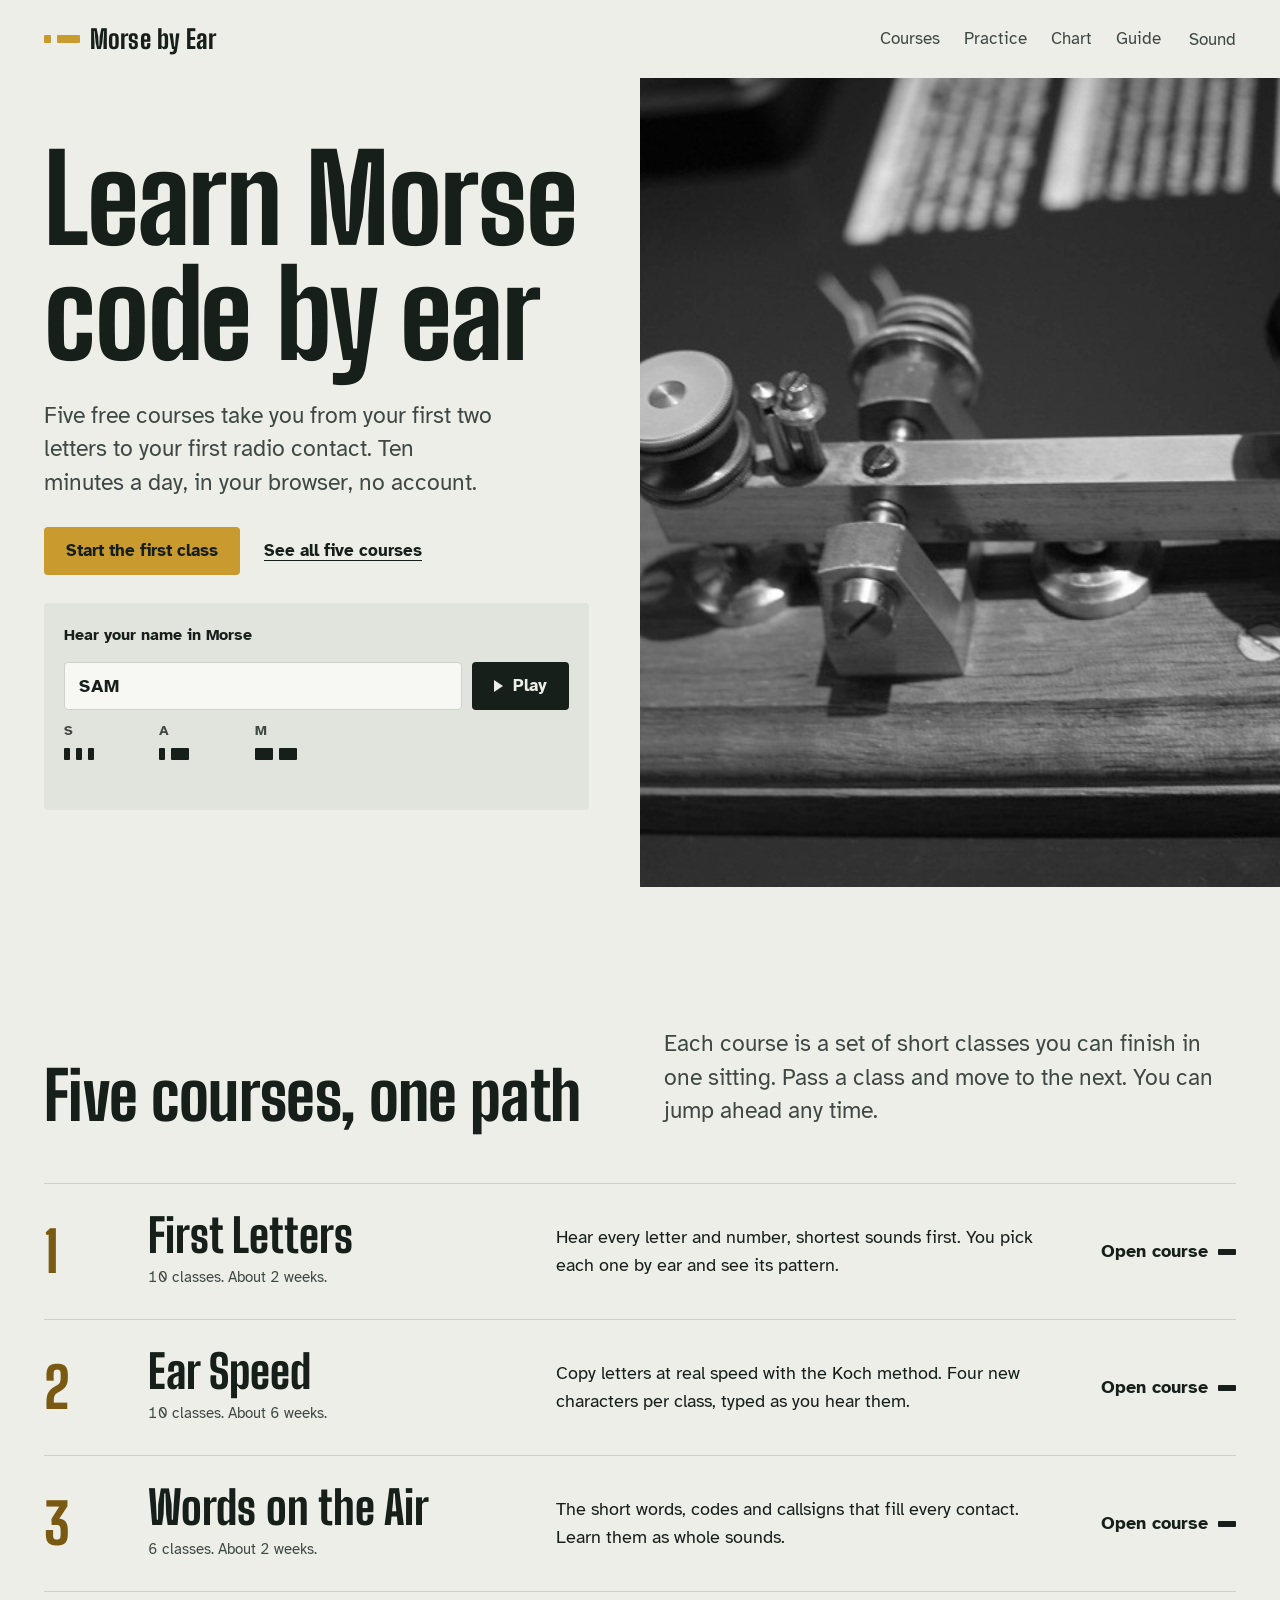
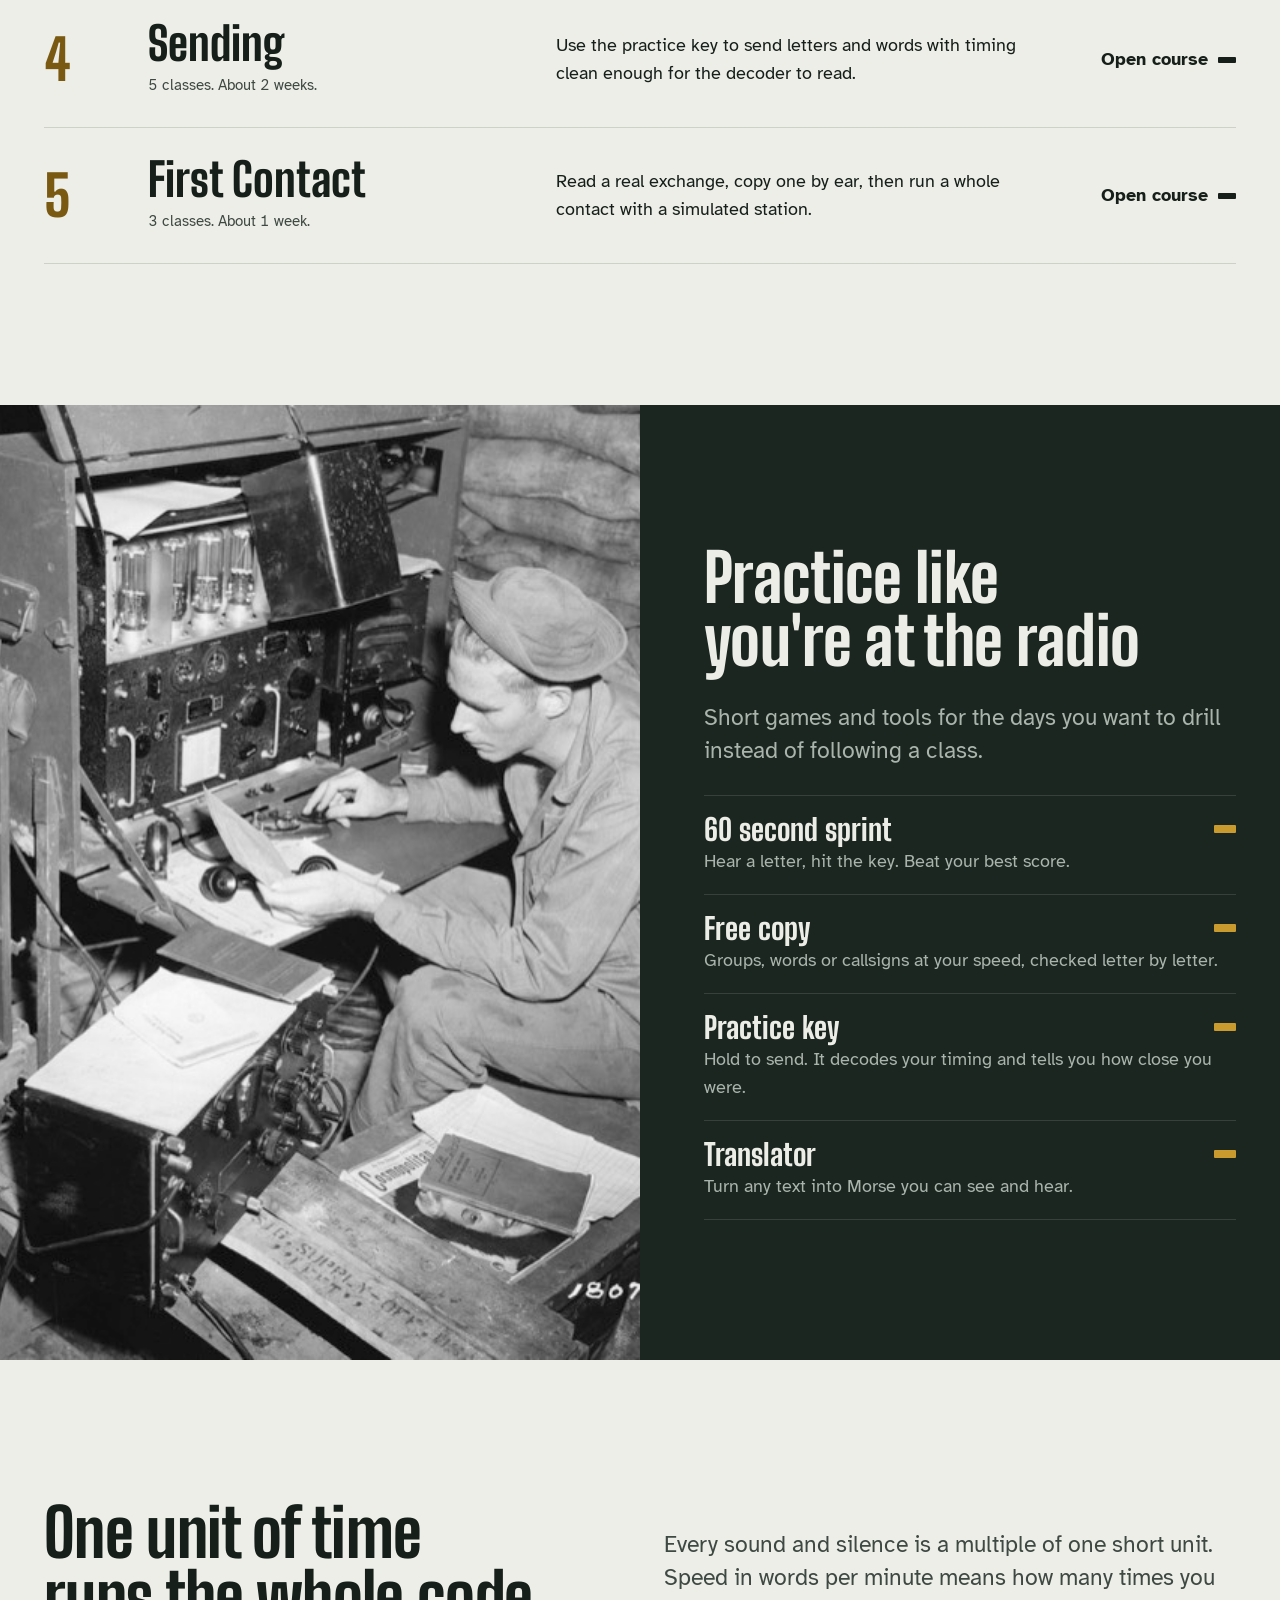
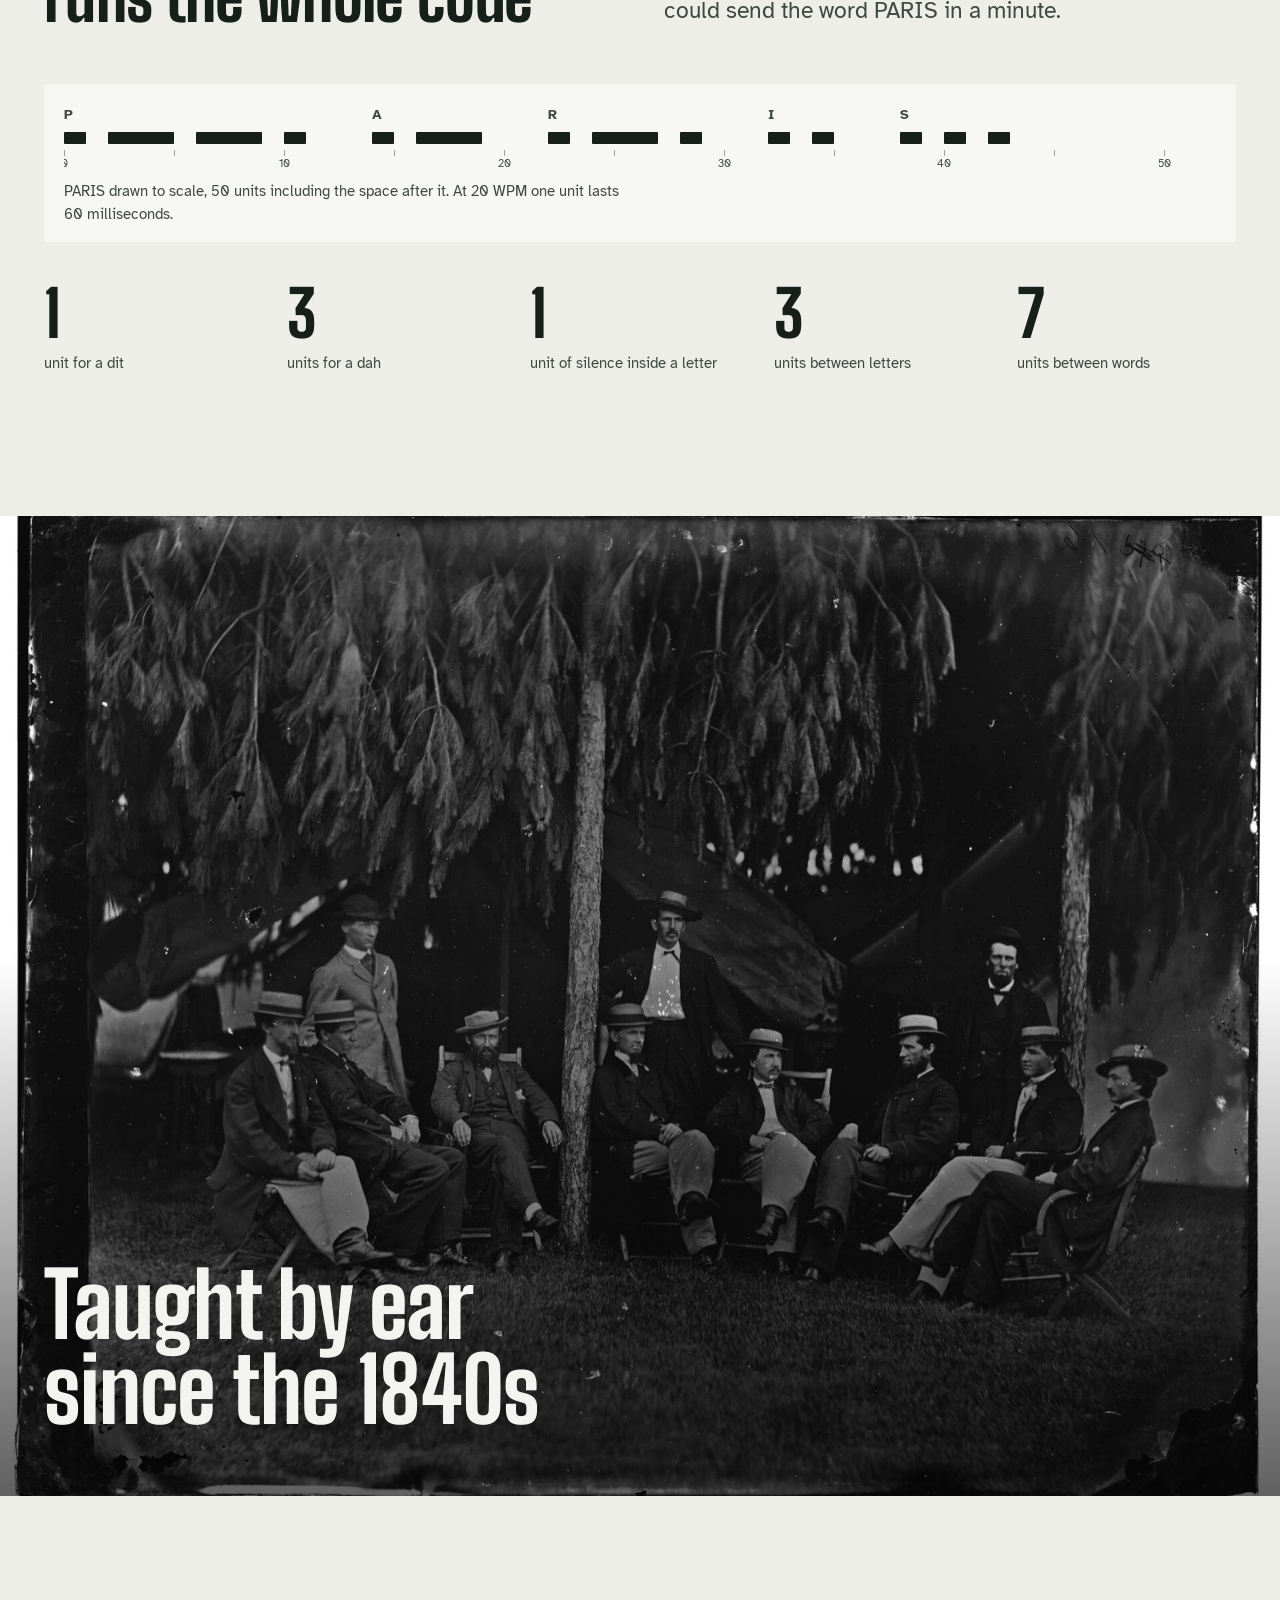
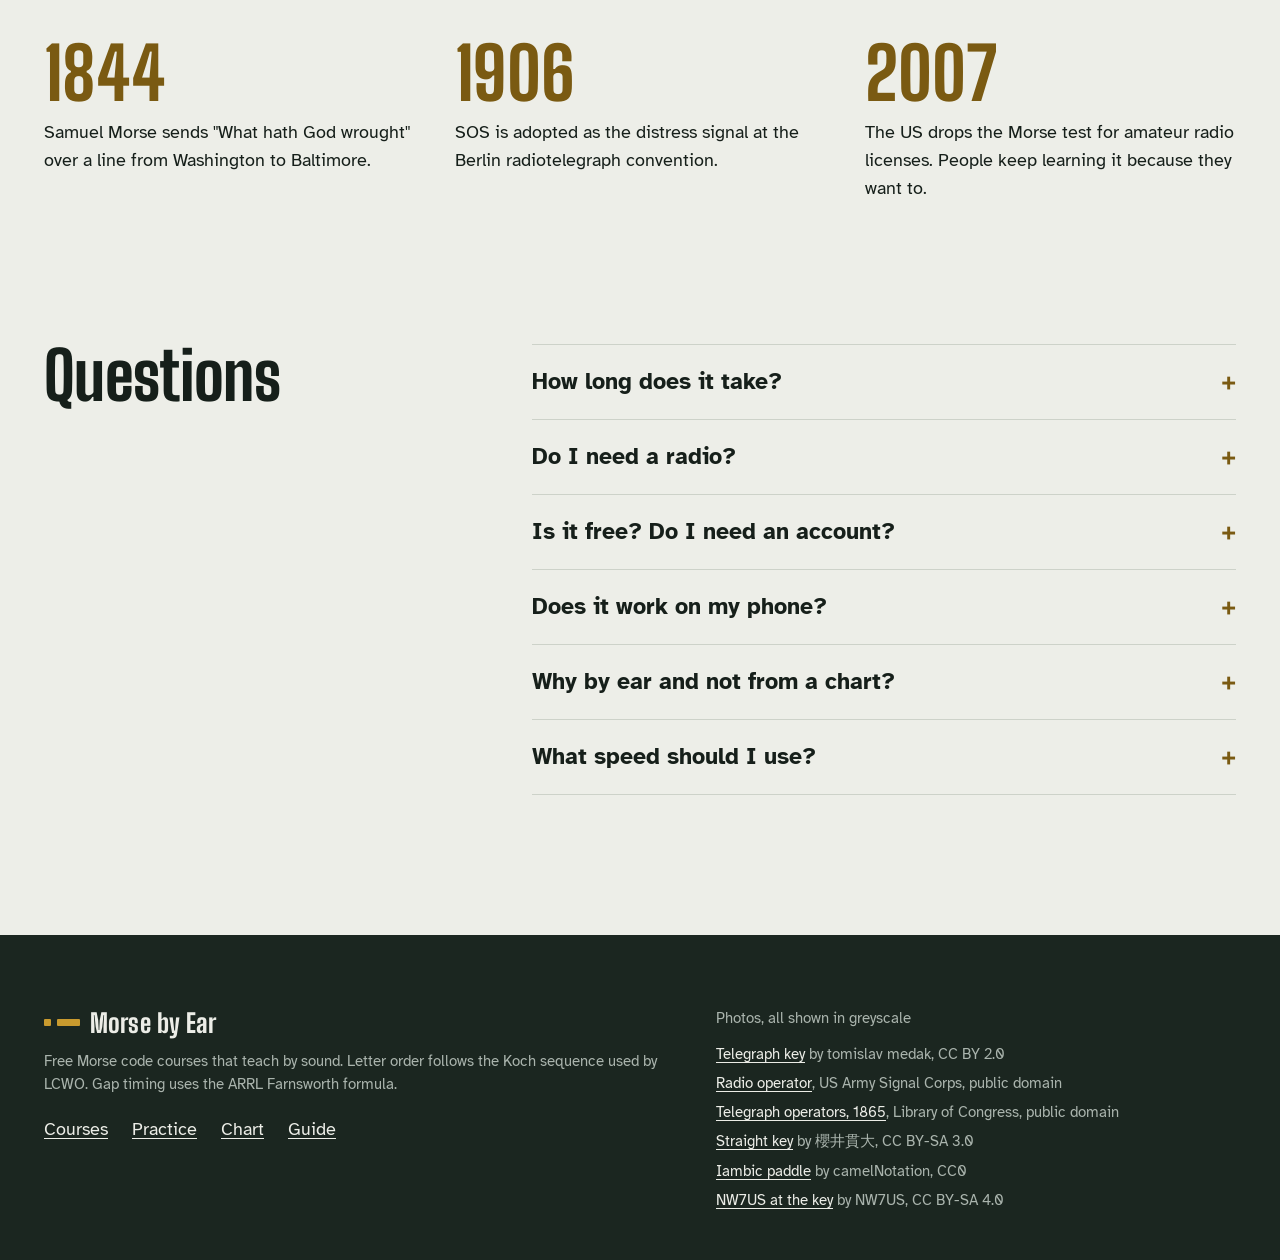
<file: index.html>
<!doctype html>
<html lang="en">
<head>
<meta charset="utf-8">
<meta name="viewport" content="width=device-width,initial-scale=1,viewport-fit=cover">
<title>Morse by Ear: learn Morse code free, by sound</title>
<meta name="description" content="Free online Morse code courses. Learn every letter by ear, build speed with the Koch method, practice sending on a virtual key, and make your first contact. Works on any phone or computer.">
<link rel="canonical" href="https://jayyotatv.github.io/morse-by-ear/">
<meta property="og:type" content="website">
<meta property="og:title" content="Morse by Ear">
<meta property="og:description" content="Five free courses from your first two letters to your first radio contact.">
<meta property="og:image" content="https://jayyotatv.github.io/morse-by-ear/assets/og.jpg">
<meta property="og:url" content="https://jayyotatv.github.io/morse-by-ear/">
<meta name="twitter:card" content="summary_large_image">
<meta name="theme-color" content="#1B2620">
<link rel="manifest" href="manifest.webmanifest">
<link rel="icon" type="image/png" sizes="32x32" href="assets/favicon-32.png">
<link rel="apple-touch-icon" href="assets/apple-touch-icon.png">
<link rel="preconnect" href="https://fonts.googleapis.com">
<link rel="preconnect" href="https://fonts.gstatic.com" crossorigin>
<link rel="stylesheet" href="https://fonts.googleapis.com/css2?family=Atkinson+Hyperlegible:wght@400;700&family=Big+Shoulders+Display:wght@700;800&display=swap">
<link rel="stylesheet" href="assets/site.css">
<style>
.hero{display:grid;grid-template-columns:minmax(0,1fr) minmax(0,1fr);min-height:min(88vh,900px)}
.hero-text{padding:clamp(28px,5vw,72px) clamp(24px,4vw,64px) clamp(40px,6vw,80px) var(--gut);display:grid;align-content:center;gap:28px}
.hero-text .lead{max-width:30ch}
.hero-img{margin:0;min-height:420px;background:var(--step)}
.hero-img img{width:100%;height:100%;object-fit:cover;object-position:60% 50%}
.try{background:var(--step);border-radius:var(--r);padding:20px;display:grid;gap:14px;max-width:560px}
.try .entry input{flex:1 1 160px}
@media (max-width:900px){
  .hero{grid-template-columns:1fr;min-height:0}
  .hero-text{padding-right:var(--gut-r);padding-top:20px}
  .hero-img{min-height:0;aspect-ratio:4/3}
}
.sec{padding-block:var(--sec)}
.sec-head{display:grid;grid-template-columns:minmax(0,1fr) minmax(0,1fr);gap:24px 48px;align-items:end;margin-bottom:56px}
@media (max-width:820px){.sec-head{grid-template-columns:1fr}}

.courses-list{list-style:none;margin:0;padding:0;counter-reset:c}
.courses-list li{counter-increment:c}
.courses-list a{display:grid;grid-template-columns:72px minmax(0,1.1fr) minmax(0,1.4fr) 170px;gap:16px 32px;align-items:center;padding-block:30px;text-decoration:none;border-top:1px solid var(--rule)}
.courses-list li:last-child a{border-bottom:1px solid var(--rule)}
.courses-list a::before{content:counter(c);font:800 56px/1 var(--display);color:var(--brass-text)}
.courses-list h3{font:800 clamp(34px,3.6vw,52px)/.95 var(--display)}
.courses-list .meta{font-size:var(--t-s);color:var(--ink-2);margin-top:8px}
.courses-list .go{justify-self:end;font-weight:700;display:inline-flex;align-items:center;gap:10px}
.courses-list a:hover h3{color:var(--brass-text)}
@media (max-width:900px){.courses-list a{grid-template-columns:48px minmax(0,1fr);}.courses-list a::before{font-size:40px;grid-row:span 3;align-self:start}.courses-list .go{justify-self:start}}

.field{background:var(--field);color:var(--field-ink)}
.field-in{display:grid;grid-template-columns:minmax(0,1fr) minmax(0,1fr);align-items:stretch}
.field figure{margin:0;min-height:520px}
.field figure img{width:100%;height:100%;object-fit:cover;object-position:70% 40%}
.field-text{padding:var(--sec) var(--gut-r) var(--sec) clamp(28px,5vw,80px);display:grid;gap:28px;align-content:center}
.field-text .lead{color:var(--field-2)}
.tools{list-style:none;margin:0;padding:0;display:grid}
.tools a{display:grid;gap:4px;padding-block:18px;text-decoration:none;border-top:1px solid #ffffff1f}
.tools li:last-child a{border-bottom:1px solid #ffffff1f}
.tools b{font:800 30px/1 var(--display);display:flex;justify-content:space-between;gap:16px}
.tools b::after{content:"";width:22px;height:8px;background:var(--brass);border-radius:1px;align-self:center;flex:none}
.tools span{color:var(--field-2)}
.tools a:hover b{color:var(--brass)}
@media (max-width:900px){.field-in{grid-template-columns:1fr}.field figure{min-height:0;aspect-ratio:3/2}.field-text{padding-left:var(--gut);padding-block:64px}}

.units{display:grid;grid-template-columns:repeat(5,minmax(0,1fr));gap:24px;margin-top:40px}
.units div{display:grid;gap:6px;align-content:start}
.units b{font:800 64px/1 var(--display)}
.units span{font-size:var(--t-s);color:var(--ink-2)}
@media (max-width:820px){.units{grid-template-columns:repeat(2,minmax(0,1fr))}}
.paris{margin-top:24px;background:var(--raised);border-radius:var(--r);padding:24px 20px 16px}

.band{position:relative;min-height:min(110vh,980px);display:grid;align-items:end;color:#F3F4EF}
.band img{position:absolute;inset:0;width:100%;height:100%;object-fit:cover;object-position:50% 45%}
.band::after{content:"";position:absolute;inset:0;background:linear-gradient(to top,rgba(0,0,0,.62),rgba(0,0,0,0) 55%)}
.band .frame{position:relative;z-index:1;width:100%;padding-block:64px}
.band h2{max-width:12ch;font-size:clamp(46px,7vw,104px)}
.facts{display:grid;grid-template-columns:repeat(3,minmax(0,1fr));gap:40px}
.facts div{display:grid;gap:10px;align-content:start}
.facts b{font:800 72px/1 var(--display);color:var(--brass-text)}
@media (max-width:820px){.facts{grid-template-columns:1fr;gap:32px}}

.faq{display:grid;grid-template-columns:minmax(0,1fr) minmax(0,1.6fr);gap:48px}
.faq details{border-top:1px solid var(--rule);padding-block:6px}
.faq details:last-child{border-bottom:1px solid var(--rule)}
.faq summary{cursor:pointer;list-style:none;font:700 var(--t-l)/1.3 var(--text);padding-block:16px;display:flex;justify-content:space-between;gap:16px}
.faq summary::-webkit-details-marker{display:none}
.faq summary::after{content:"+";font:800 30px/1 var(--display);color:var(--brass-text)}
.faq details[open] summary::after{content:"–"}
.faq details p{padding-bottom:20px}
@media (max-width:820px){.faq{grid-template-columns:1fr;gap:24px}}
</style>
</head>
<body>
<a class="skip" href="#main">Skip to content</a>
<header class="nav"><div class="frame">
  <a class="word" href="./"><span class="glyph" aria-hidden="true"><i></i><i class="d"></i></span>Morse by Ear</a>
  <nav class="links" aria-label="Main"><a href="learn.html">Courses</a><a href="practice.html">Practice</a><a href="chart.html">Chart</a><a href="guide.html">Guide</a></nav>
  <button class="sound-btn" type="button">Sound</button>
</div></header>

<main id="main">
<section class="hero">
  <div class="hero-text">
    <h1>Learn Morse code by ear</h1>
    <p class="lead">Five free courses take you from your first two letters to your first radio contact. Ten minutes a day, in your browser, no account.</p>
    <div class="row" style="gap:24px"><a class="btn" href="learn.html#first-letters">Start the first class</a><a class="textlink" href="#courses">See all five courses</a></div>
    <div class="try">
      <label class="f" for="name" style="margin:0">Hear your name in Morse</label>
      <div class="entry"><input id="name" type="text" class="caps" value="SAM" maxlength="12" autocomplete="off" autocorrect="off" spellcheck="false"><button class="btn ink" id="namePlay" type="button"><span class="tri"></span>Play</button></div>
      <div class="tape-scroll"><div class="tape" id="nameTape"></div></div>
    </div>
  </div>
  <figure class="hero-img"><img src="assets/img/morsetelegraph.jpg" srcset="assets/img/morsetelegraph-800.jpg 800w, assets/img/morsetelegraph.jpg 1600w" sizes="(max-width:900px) 100vw, 50vw" width="1600" height="1200" alt="A brass telegraph key on a wooden base, in a museum case" fetchpriority="high"></figure>
</section>

<section class="sec frame" id="courses">
  <div class="sec-head">
    <h2>Five courses, one path</h2>
    <p class="lead">Each course is a set of short classes you can finish in one sitting. Pass a class and move to the next. You can jump ahead any time.</p>
  </div>
  <ol class="courses-list" id="courseList"></ol>
</section>

<section class="field">
  <div class="field-in">
    <figure><img src="assets/img/scr188-800.jpg" srcset="assets/img/scr188-800.jpg 800w, assets/img/scr188.jpg 1600w" sizes="(max-width:900px) 100vw, 50vw" width="1600" height="1272" alt="A US Army Signal Corps radio operator at his set during the Second World War" loading="lazy"></figure>
    <div class="field-text">
      <h2>Practice like you're at the radio</h2>
      <p class="lead">Short games and tools for the days you want to drill instead of following a class.</p>
      <ul class="tools">
        <li><a href="practice.html#sprint"><b>60 second sprint</b><span>Hear a letter, hit the key. Beat your best score.</span></a></li>
        <li><a href="practice.html#copy"><b>Free copy</b><span>Groups, words or callsigns at your speed, checked letter by letter.</span></a></li>
        <li><a href="practice.html#key"><b>Practice key</b><span>Hold to send. It decodes your timing and tells you how close you were.</span></a></li>
        <li><a href="practice.html#translate"><b>Translator</b><span>Turn any text into Morse you can see and hear.</span></a></li>
      </ul>
    </div>
  </div>
</section>

<section class="sec frame">
  <div class="sec-head">
    <h2>One unit of time runs the whole code</h2>
    <p class="lead">Every sound and silence is a multiple of one short unit. Speed in words per minute means how many times you could send the word PARIS in a minute.</p>
  </div>
  <div class="paris"><div class="tape-scroll"><div class="tape" id="parisTape"></div></div><p class="small" style="margin-top:6px">PARIS drawn to scale, 50 units including the space after it. At 20 WPM one unit lasts 60 milliseconds.</p></div>
  <div class="units">
    <div><b class="num">1</b><span>unit for a dit</span></div>
    <div><b class="num">3</b><span>units for a dah</span></div>
    <div><b class="num">1</b><span>unit of silence inside a letter</span></div>
    <div><b class="num">3</b><span>units between letters</span></div>
    <div><b class="num">7</b><span>units between words</span></div>
  </div>
</section>

<section class="band">
  <img src="assets/img/richmond.jpg" srcset="assets/img/richmond-800.jpg 800w, assets/img/richmond.jpg 1600w" sizes="100vw" width="1600" height="1278" alt="Military telegraph operators seated outside their camp in Richmond, Virginia, June 1865" loading="lazy">
  <div class="frame"><h2>Taught by ear since the 1840s</h2></div>
</section>

<section class="sec frame">
  <div class="facts">
    <div><b class="num">1844</b><p>Samuel Morse sends "What hath God wrought" over a line from Washington to Baltimore.</p></div>
    <div><b class="num">1906</b><p>SOS is adopted as the distress signal at the Berlin radiotelegraph convention.</p></div>
    <div><b class="num">2007</b><p>The US drops the Morse test for amateur radio licenses. People keep learning it because they want to.</p></div>
  </div>
</section>

<section class="sec frame" style="padding-top:0">
  <div class="faq">
    <h2>Questions</h2>
    <div>
      <details><summary>How long does it take?</summary><p>At 10 to 15 minutes a day, most people know every letter by sound in 6 to 8 weeks. A first real contact usually comes around three months in. Daily short sessions matter more than long ones.</p></details>
      <details><summary>Do I need a radio?</summary><p>No. Every course and tool here runs in your browser. You only need a radio, and a license, to talk with other operators on the air. The Guide explains how to get there.</p></details>
      <details><summary>Is it free? Do I need an account?</summary><p>It's free and there's no account. Your progress is saved in the browser you use, so stick to one device or it starts fresh on the other.</p></details>
      <details><summary>Does it work on my phone?</summary><p>Yes, in Safari or Chrome. In Safari, tap Share and then Add to Home Screen to keep it like an app. After your first visit it also works offline. If you hear nothing on an iPhone, check the silent switch.</p></details>
      <details><summary>Why by ear and not from a chart?</summary><p>If you picture dots and dashes, your brain translates twice, sound to picture to letter. That caps most people near 10 words per minute. Learning each letter as a sound skips the picture.</p></details>
      <details><summary>What speed should I use?</summary><p>Keep letters near 20 words per minute from day one and lower the overall speed instead. That adds silence between letters while each letter keeps its real sound. Change it any time under Sound.</p></details>
    </div>
  </div>
</section>
</main>

<footer class="foot">
  <div class="frame">
    <div>
      <a class="word" href="./"><span class="glyph" aria-hidden="true"><i></i><i class="d"></i></span>Morse by Ear</a>
      <p class="small" style="margin-top:14px">Free Morse code courses that teach by sound. Letter order follows the Koch sequence used by LCWO. Gap timing uses the ARRL Farnsworth formula.</p>
      <nav aria-label="Footer"><a href="learn.html">Courses</a><a href="practice.html">Practice</a><a href="chart.html">Chart</a><a href="guide.html">Guide</a></nav>
    </div>
    <div>
      <p class="small">Photos, all shown in greyscale</p>
      <ul class="small">
        <li><a href="https://commons.wikimedia.org/wiki/File:Morse%27s_telegraph_(3804071714).jpg">Telegraph key</a> by tomislav medak, CC BY 2.0</li>
        <li><a href="https://commons.wikimedia.org/wiki/File:SCR188.jpg">Radio operator</a>, US Army Signal Corps, public domain</li>
        <li><a href="https://commons.wikimedia.org/wiki/File:Military_Telegraph_operators_in_Richmond,_Virginia,_June_1865_-_03642a.tiff">Telegraph operators, 1865</a>, Library of Congress, public domain</li>
        <li><a href="https://commons.wikimedia.org/wiki/File:Single(straight)_key_for_amateur_radio_maid_by_ham.JPG">Straight key</a> by 櫻井貫大, CC BY-SA 3.0</li>
        <li><a href="https://commons.wikimedia.org/wiki/File:Bencher_BY-1_Iambic_Paddle.JPG">Iambic paddle</a> by camelNotation, CC0</li>
        <li><a href="https://commons.wikimedia.org/wiki/File:NW7US_at_the_Morse-code_Key.jpg">NW7US at the key</a> by NW7US, CC BY-SA 4.0</li>
      </ul>
    </div>
  </div>
</footer>

<script src="assets/morse.js"></script>
<script src="assets/courses.js"></script>
<script>
(function(){
  const M=window.MBE,C=window.MBE_COURSES;
  const nameIn=document.getElementById('name'),nameTape=document.getElementById('nameTape'),nameBtn=document.getElementById('namePlay');
  const drawName=()=>M.drawTape(nameTape,nameIn.value.trim()||'SAM',{px:6});
  nameIn.addEventListener('input',drawName);drawName();
  nameBtn.addEventListener('click',()=>M.playFrom(nameBtn,nameIn.value.trim()||'SAM',{tape:nameTape}));
  nameIn.addEventListener('keydown',e=>{if(e.key==='Enter'){e.preventDefault();nameBtn.click()}});
  document.addEventListener('mbe:sound',drawName);

  const paris=document.getElementById('parisTape');
  const drawParis=()=>{const w=paris.parentElement.parentElement.clientWidth-40;M.drawTape(paris,'PARIS',{std:true,trailing:true,ruler:true,px:Math.max(6,Math.floor(w/52))})};
  drawParis();window.addEventListener('resize',drawParis);

  const done=M.DB.done||{};
  document.getElementById('courseList').innerHTML=C.COURSES.map(c=>{
    const n=c.classes.filter((_,i)=>done[c.id+'/'+(i+1)]).length;
    return '<li><a href="learn.html#'+c.id+'"><div><h3>'+M.esc(c.name)+'</h3><div class="meta num">'+c.classes.length+' classes. '+c.time+'.</div></div><p>'+M.esc(c.blurb)+'</p><span class="go">'+(n?n+' of '+c.classes.length+' done':'Open course')+' <span class="glyph" aria-hidden="true"><i class="d"></i></span></span></a></li>';
  }).join('');
})();
</script>
</body>
</html>
</file>
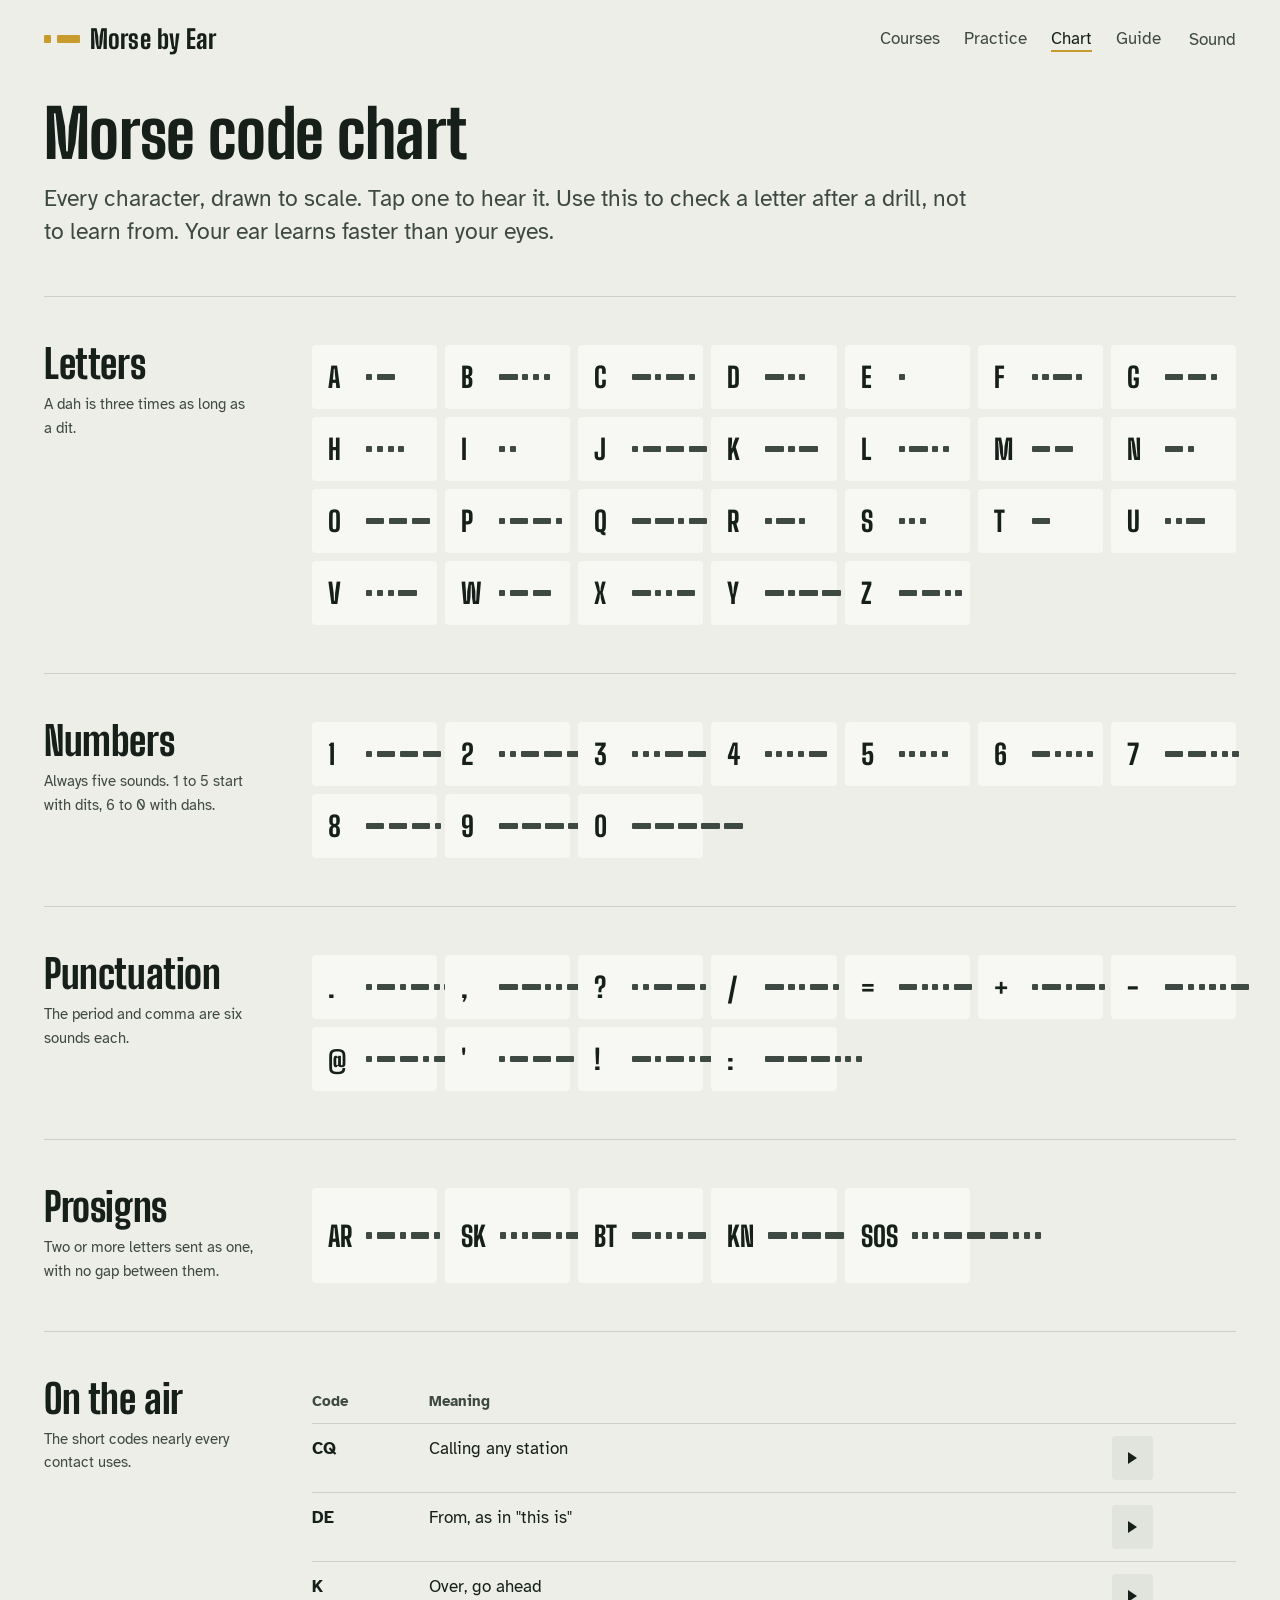
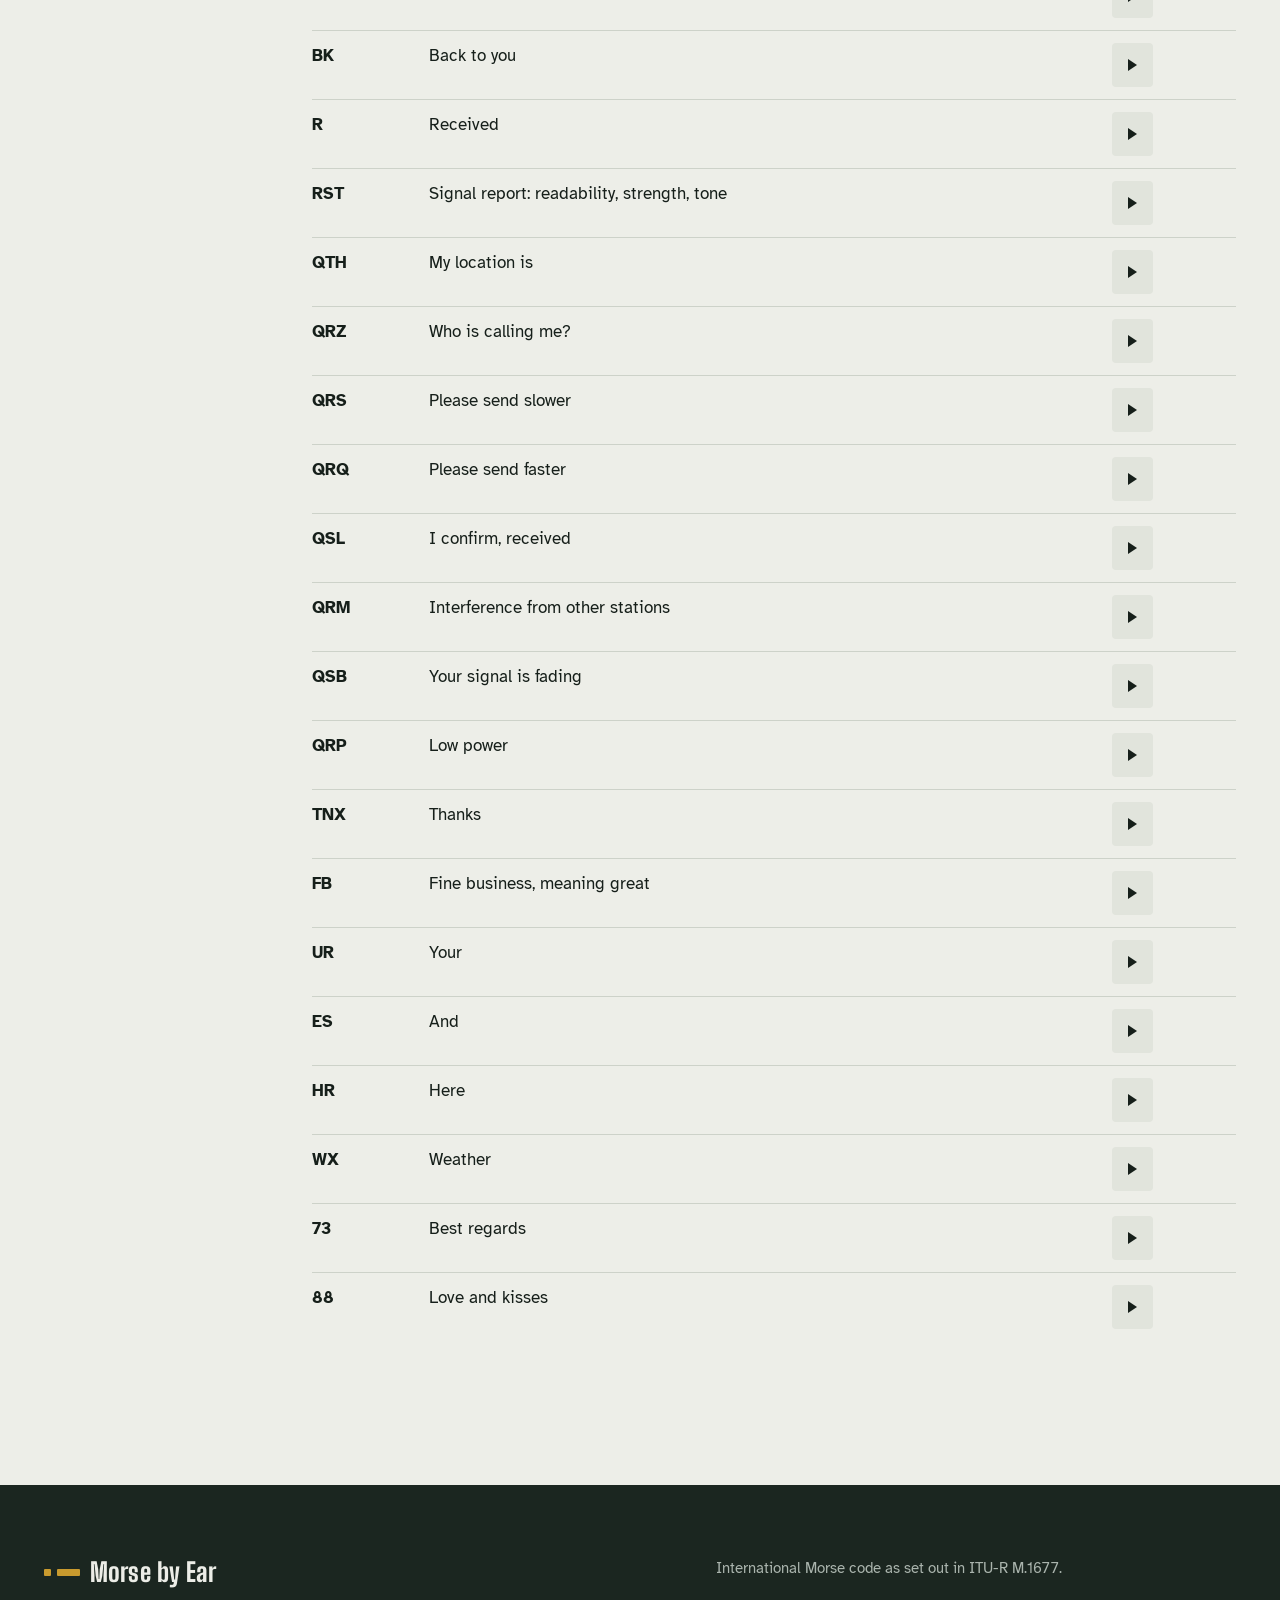
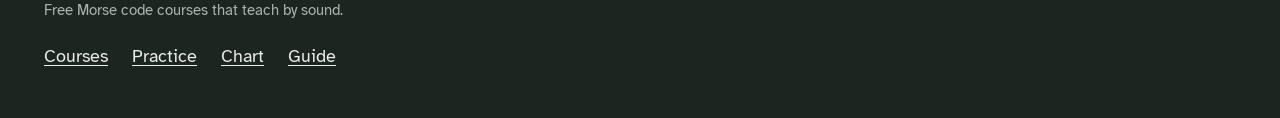
<file: chart.html>
<!doctype html>
<html lang="en">
<head>
<meta charset="utf-8">
<meta name="viewport" content="width=device-width,initial-scale=1,viewport-fit=cover">
<title>Morse code chart, Morse by Ear</title>
<meta name="description" content="The full Morse code chart: letters, numbers, punctuation, prosigns and common abbreviations. Tap any character to hear it.">
<link rel="canonical" href="https://jayyotatv.github.io/morse-by-ear/chart.html">
<meta property="og:title" content="Morse code chart you can hear">
<meta property="og:image" content="https://jayyotatv.github.io/morse-by-ear/assets/og.jpg">
<meta name="theme-color" content="#1B2620">
<link rel="manifest" href="manifest.webmanifest">
<link rel="icon" type="image/png" sizes="32x32" href="assets/favicon-32.png">
<link rel="apple-touch-icon" href="assets/apple-touch-icon.png">
<link rel="preconnect" href="https://fonts.googleapis.com">
<link rel="preconnect" href="https://fonts.gstatic.com" crossorigin>
<link rel="stylesheet" href="https://fonts.googleapis.com/css2?family=Atkinson+Hyperlegible:wght@400;700&family=Big+Shoulders+Display:wght@700;800&display=swap">
<link rel="stylesheet" href="assets/site.css">
<style>
.top{padding-block:24px 48px;display:grid;gap:16px}
.top h1{font-size:var(--t-h)}
.grp{display:grid;grid-template-columns:minmax(0,220px) minmax(0,1fr);gap:24px 48px;padding-block:48px;border-top:1px solid var(--rule)}
.grp h2{font-size:40px}
.grp .note{font-size:var(--t-s);color:var(--ink-2);margin-top:10px}
.chart{display:grid;grid-template-columns:repeat(auto-fill,minmax(122px,1fr));gap:8px}
.chart .tile{grid-template-columns:auto minmax(0,1fr);justify-items:start;align-items:center;padding:14px 16px;gap:14px;min-height:64px}
.chart .tile b{font-size:28px;min-width:24px}
.chart .tile .glyph{font-size:18px}
@media (max-width:760px){.grp{grid-template-columns:minmax(0,1fr)}}
@media (max-width:560px){.chart{grid-template-columns:repeat(auto-fill,minmax(96px,1fr))}.chart .tile{grid-template-columns:minmax(0,1fr);justify-items:center;text-align:center}.chart .tile .glyph{font-size:14px}}
</style>
</head>
<body>
<a class="skip" href="#main">Skip to content</a>
<header class="nav"><div class="frame">
  <a class="word" href="./"><span class="glyph" aria-hidden="true"><i></i><i class="d"></i></span>Morse by Ear</a>
  <nav class="links" aria-label="Main"><a href="learn.html">Courses</a><a href="practice.html">Practice</a><a href="chart.html" aria-current="page">Chart</a><a href="guide.html">Guide</a></nav>
  <button class="sound-btn" type="button">Sound</button>
</div></header>

<main id="main" class="frame" style="padding-bottom:96px">
  <div class="top">
    <h1>Morse code chart</h1>
    <p class="lead">Every character, drawn to scale. Tap one to hear it. Use this to check a letter after a drill, not to learn from. Your ear learns faster than your eyes.</p>
  </div>
  <section class="grp"><div><h2>Letters</h2><p class="note">A dah is three times as long as a dit.</p></div><div class="chart" id="chL"></div></section>
  <section class="grp"><div><h2>Numbers</h2><p class="note">Always five sounds. 1 to 5 start with dits, 6 to 0 with dahs.</p></div><div class="chart" id="chN"></div></section>
  <section class="grp"><div><h2>Punctuation</h2><p class="note">The period and comma are six sounds each.</p></div><div class="chart" id="chP"></div></section>
  <section class="grp"><div><h2>Prosigns</h2><p class="note">Two or more letters sent as one, with no gap between them.</p></div><div class="chart" id="chS"></div></section>
  <section class="grp"><div><h2>On the air</h2><p class="note">The short codes nearly every contact uses.</p></div>
    <div class="tbl"><table><thead><tr><th>Code</th><th>Meaning</th><th><span class="sr">Play</span></th></tr></thead><tbody id="abbr"></tbody></table></div>
  </section>
</main>

<footer class="foot">
  <div class="frame">
    <div>
      <a class="word" href="./"><span class="glyph" aria-hidden="true"><i></i><i class="d"></i></span>Morse by Ear</a>
      <p class="small" style="margin-top:14px">Free Morse code courses that teach by sound.</p>
      <nav aria-label="Footer"><a href="learn.html">Courses</a><a href="practice.html">Practice</a><a href="chart.html">Chart</a><a href="guide.html">Guide</a></nav>
    </div>
    <div><p class="small">International Morse code as set out in ITU-R M.1677.</p></div>
  </div>
</footer>

<script src="assets/morse.js"></script>
<script>
(function(){
  const M=window.MBE;
  const fill=(id,chars)=>{document.getElementById(id).innerHTML=chars.map(c=>M.tile(c)).join('')};
  fill('chL','ABCDEFGHIJKLMNOPQRSTUVWXYZ'.split(''));
  fill('chN','1234567890'.split(''));
  fill('chP','.,?/=+-@\'!:'.split(''));
  document.getElementById('chS').innerHTML=[['AR','End of message'],['SK','End of contact'],['BT','New paragraph'],['KN','Go ahead, only you'],['SOS','Distress']].map(p=>M.tile(p[0],{play:'<'+p[0]+'>',name:p[0]+', '+p[1]})).join('');
  const A=[['CQ','Calling any station'],['DE','From, as in "this is"'],['K','Over, go ahead'],['BK','Back to you'],['R','Received'],['RST','Signal report: readability, strength, tone'],['QTH','My location is'],['QRZ','Who is calling me?'],['QRS','Please send slower'],['QRQ','Please send faster'],['QSL','I confirm, received'],['QRM','Interference from other stations'],['QSB','Your signal is fading'],['QRP','Low power'],['TNX','Thanks'],['FB','Fine business, meaning great'],['UR','Your'],['ES','And'],['HR','Here'],['WX','Weather'],['73','Best regards'],['88','Love and kisses']];
  document.getElementById('abbr').innerHTML=A.map(a=>'<tr><td><b>'+a[0]+'</b></td><td>'+M.esc(a[1])+'</td><td><button class="btn sm plain" type="button" data-play="'+a[0]+'" aria-label="Play '+a[0]+'"><span class="tri"></span></button></td></tr>').join('');
})();
</script>
</body>
</html>
</file>
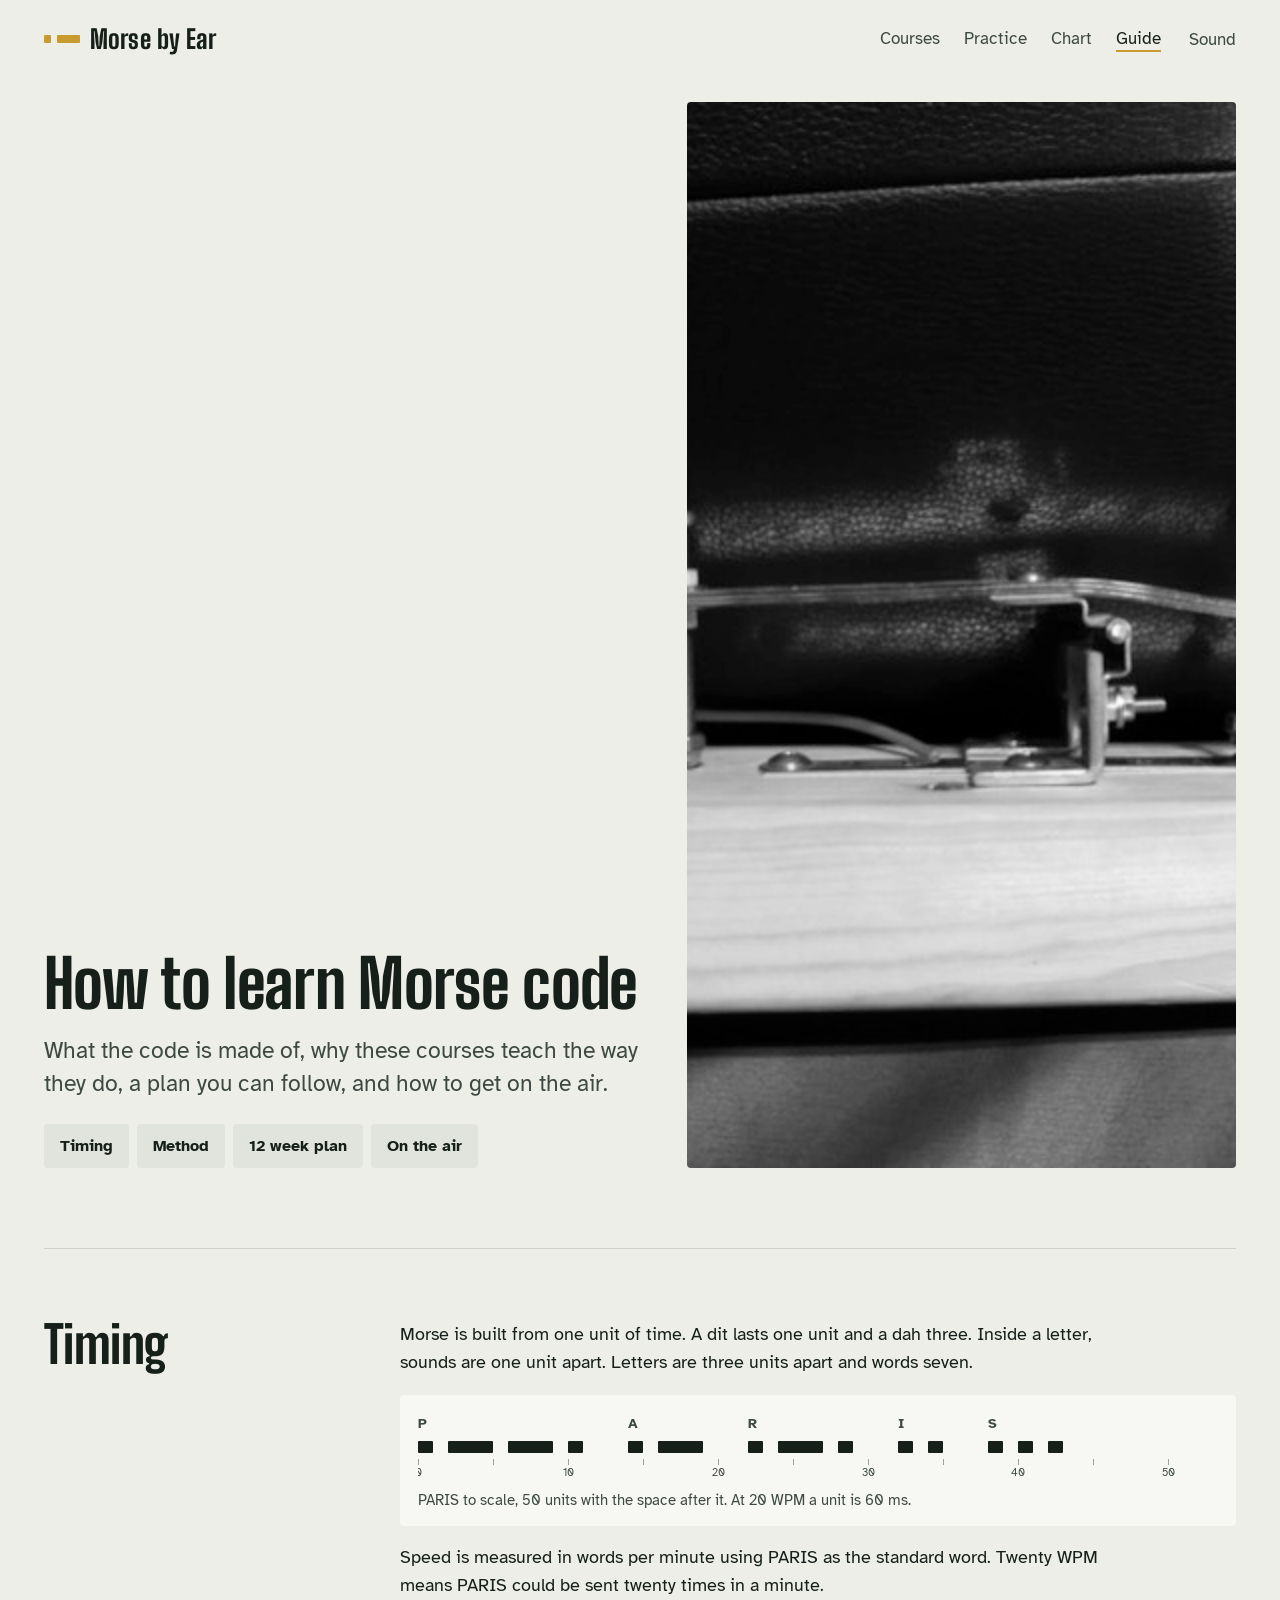
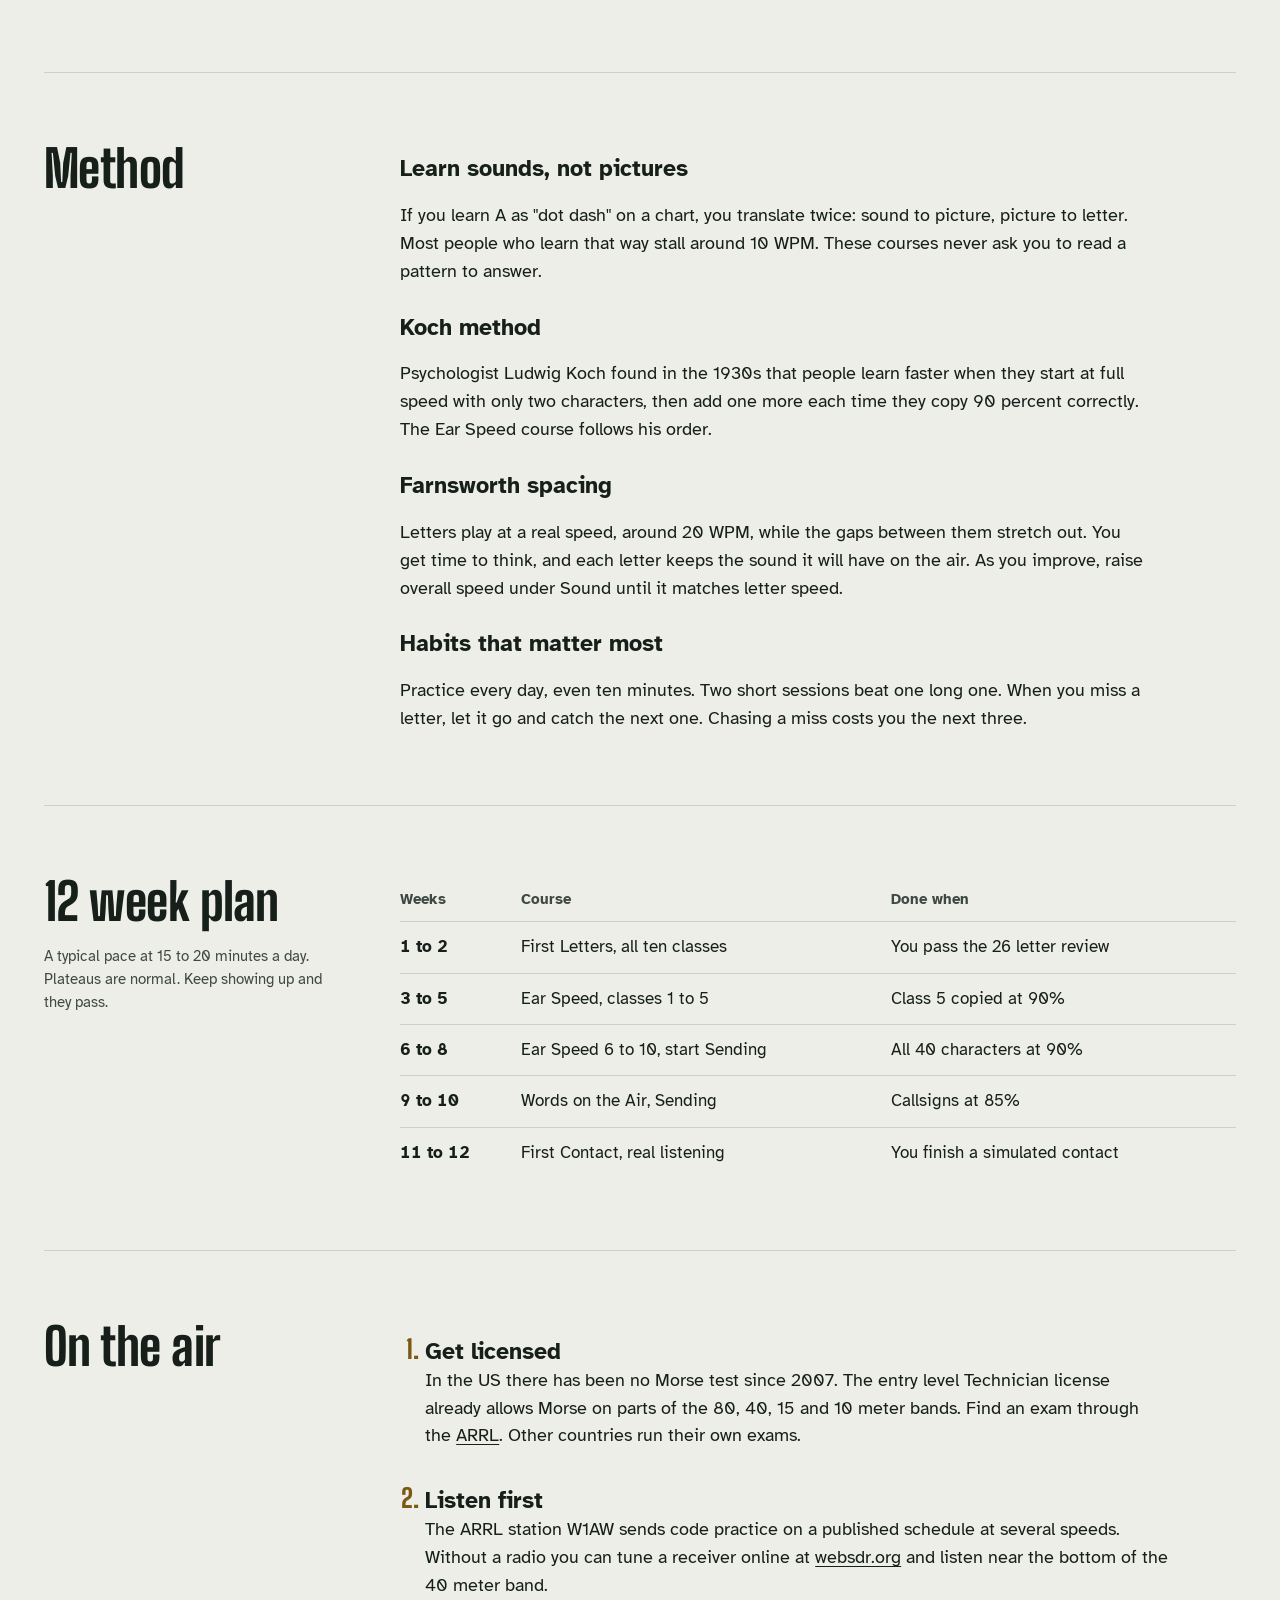
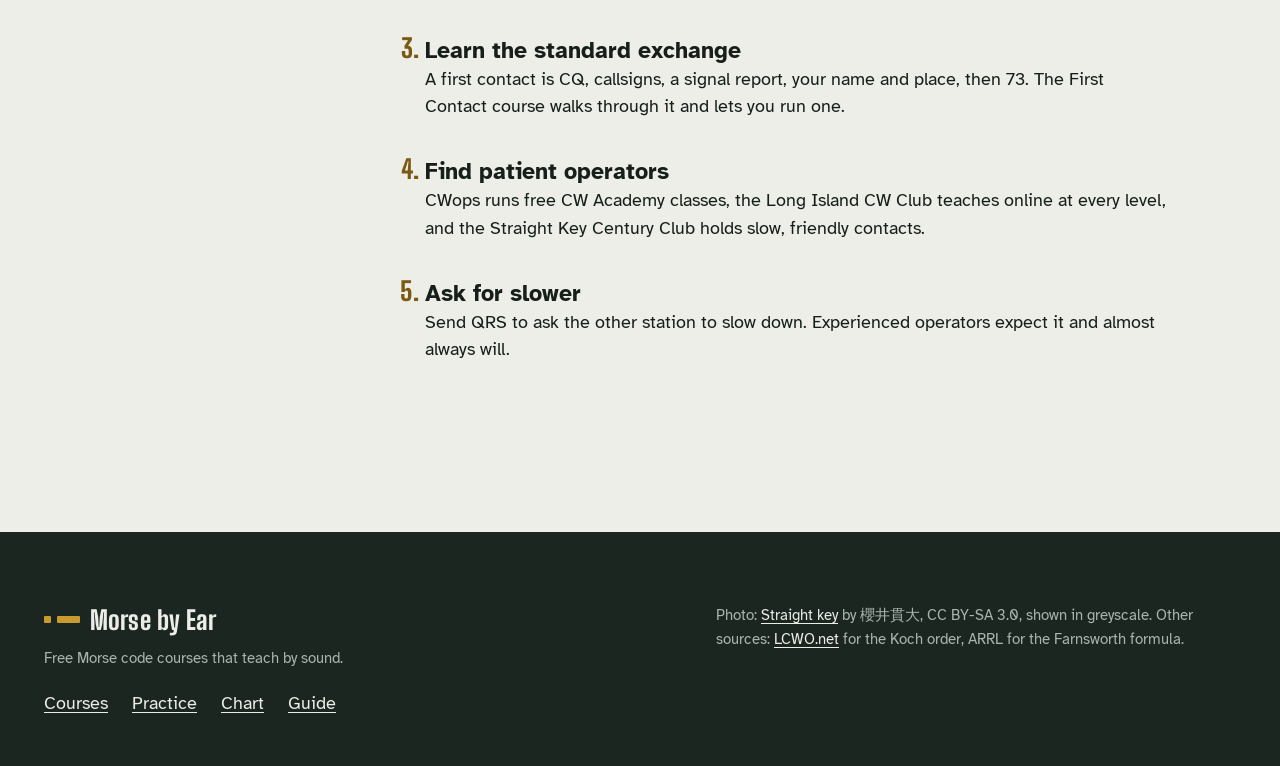
<file: guide.html>
<!doctype html>
<html lang="en">
<head>
<meta charset="utf-8">
<meta name="viewport" content="width=device-width,initial-scale=1,viewport-fit=cover">
<title>How to learn Morse code, Morse by Ear guide</title>
<meta name="description" content="How Morse code timing works, why the Koch and Farnsworth methods work, a 12 week plan, and how to make your first contact on ham radio.">
<link rel="canonical" href="https://jayyotatv.github.io/morse-by-ear/guide.html">
<meta property="og:title" content="How to learn Morse code">
<meta property="og:image" content="https://jayyotatv.github.io/morse-by-ear/assets/og.jpg">
<meta name="theme-color" content="#1B2620">
<link rel="manifest" href="manifest.webmanifest">
<link rel="icon" type="image/png" sizes="32x32" href="assets/favicon-32.png">
<link rel="apple-touch-icon" href="assets/apple-touch-icon.png">
<link rel="preconnect" href="https://fonts.googleapis.com">
<link rel="preconnect" href="https://fonts.gstatic.com" crossorigin>
<link rel="stylesheet" href="https://fonts.googleapis.com/css2?family=Atkinson+Hyperlegible:wght@400;700&family=Big+Shoulders+Display:wght@700;800&display=swap">
<link rel="stylesheet" href="assets/site.css">
<style>
.top{display:grid;grid-template-columns:minmax(0,1.1fr) minmax(0,1fr);gap:40px;align-items:end;padding-block:24px 80px}
.top h1{font-size:var(--t-h)}
.top figure{margin:0}
.top img{width:100%;aspect-ratio:3/2;object-fit:cover;border-radius:var(--r)}
@media (max-width:860px){.top{grid-template-columns:1fr}}
.toc{display:flex;gap:8px;flex-wrap:wrap;margin-top:24px}
.chap{display:grid;grid-template-columns:minmax(0,300px) minmax(0,1fr);gap:24px 56px;padding-block:72px;border-top:1px solid var(--rule)}
.chap > div{display:grid;gap:18px;min-width:0;align-content:start}
.chap > div > *{min-width:0}
.chap h2{font-size:clamp(34px,4vw,52px)}
.chap h3{margin-top:10px}
@media (max-width:860px){.chap{grid-template-columns:minmax(0,1fr);padding-block:56px}}
.paris{background:var(--raised);border-radius:var(--r);padding:22px 18px 14px}
.steps{margin:0;padding-left:1.4em;display:grid;gap:22px}
.steps li::marker{font:800 26px var(--display);color:var(--brass-text)}
.steps li p+p{margin-top:8px}
</style>
</head>
<body>
<a class="skip" href="#main">Skip to content</a>
<header class="nav"><div class="frame">
  <a class="word" href="./"><span class="glyph" aria-hidden="true"><i></i><i class="d"></i></span>Morse by Ear</a>
  <nav class="links" aria-label="Main"><a href="learn.html">Courses</a><a href="practice.html">Practice</a><a href="chart.html">Chart</a><a href="guide.html" aria-current="page">Guide</a></nav>
  <button class="sound-btn" type="button">Sound</button>
</div></header>

<main id="main" class="frame" style="padding-bottom:96px">
  <div class="top">
    <div>
      <h1>How to learn Morse code</h1>
      <p class="lead" style="margin-top:18px">What the code is made of, why these courses teach the way they do, a plan you can follow, and how to get on the air.</p>
      <nav class="toc" aria-label="On this page"><a class="btn sm plain" href="#timing">Timing</a><a class="btn sm plain" href="#method">Method</a><a class="btn sm plain" href="#plan">12 week plan</a><a class="btn sm plain" href="#air">On the air</a></nav>
    </div>
    <figure><img src="assets/img/straightkey-800.jpg" srcset="assets/img/straightkey-800.jpg 800w, assets/img/straightkey.jpg 1600w" sizes="(max-width:860px) 100vw, 45vw" width="1600" height="1066" alt="A handmade straight key with a wooden knob on a pine base"></figure>
  </div>

  <section class="chap" id="timing">
    <div><h2>Timing</h2></div>
    <div>
      <p>Morse is built from one unit of time. A dit lasts one unit and a dah three. Inside a letter, sounds are one unit apart. Letters are three units apart and words seven.</p>
      <div class="paris"><div class="tape-scroll"><div class="tape" id="parisTape"></div></div><p class="small" style="margin-top:6px">PARIS to scale, 50 units with the space after it. At 20 WPM a unit is 60 ms.</p></div>
      <p>Speed is measured in words per minute using PARIS as the standard word. Twenty WPM means PARIS could be sent twenty times in a minute.</p>
    </div>
  </section>

  <section class="chap" id="method">
    <div><h2>Method</h2></div>
    <div>
      <h3>Learn sounds, not pictures</h3>
      <p>If you learn A as "dot dash" on a chart, you translate twice: sound to picture, picture to letter. Most people who learn that way stall around 10 WPM. These courses never ask you to read a pattern to answer.</p>
      <h3>Koch method</h3>
      <p>Psychologist Ludwig Koch found in the 1930s that people learn faster when they start at full speed with only two characters, then add one more each time they copy 90 percent correctly. The Ear Speed course follows his order.</p>
      <h3>Farnsworth spacing</h3>
      <p>Letters play at a real speed, around 20 WPM, while the gaps between them stretch out. You get time to think, and each letter keeps the sound it will have on the air. As you improve, raise overall speed under Sound until it matches letter speed.</p>
      <h3>Habits that matter most</h3>
      <p>Practice every day, even ten minutes. Two short sessions beat one long one. When you miss a letter, let it go and catch the next one. Chasing a miss costs you the next three.</p>
    </div>
  </section>

  <section class="chap" id="plan">
    <div><h2>12 week plan</h2><p class="small">A typical pace at 15 to 20 minutes a day. Plateaus are normal. Keep showing up and they pass.</p></div>
    <div class="tbl"><table>
      <thead><tr><th>Weeks</th><th>Course</th><th>Done when</th></tr></thead>
      <tbody>
        <tr><td class="num"><b>1 to 2</b></td><td>First Letters, all ten classes</td><td>You pass the 26 letter review</td></tr>
        <tr><td class="num"><b>3 to 5</b></td><td>Ear Speed, classes 1 to 5</td><td>Class 5 copied at 90%</td></tr>
        <tr><td class="num"><b>6 to 8</b></td><td>Ear Speed 6 to 10, start Sending</td><td>All 40 characters at 90%</td></tr>
        <tr><td class="num"><b>9 to 10</b></td><td>Words on the Air, Sending</td><td>Callsigns at 85%</td></tr>
        <tr><td class="num"><b>11 to 12</b></td><td>First Contact, real listening</td><td>You finish a simulated contact</td></tr>
      </tbody>
    </table></div>
  </section>

  <section class="chap" id="air">
    <div><h2>On the air</h2></div>
    <ol class="steps">
      <li><h3>Get licensed</h3><p>In the US there has been no Morse test since 2007. The entry level Technician license already allows Morse on parts of the 80, 40, 15 and 10 meter bands. Find an exam through the <a href="https://www.arrl.org/find-an-amateur-radio-license-exam-session">ARRL</a>. Other countries run their own exams.</p></li>
      <li><h3>Listen first</h3><p>The ARRL station W1AW sends code practice on a published schedule at several speeds. Without a radio you can tune a receiver online at <a href="http://websdr.org">websdr.org</a> and listen near the bottom of the 40 meter band.</p></li>
      <li><h3>Learn the standard exchange</h3><p>A first contact is CQ, callsigns, a signal report, your name and place, then 73. The First Contact course walks through it and lets you run one.</p></li>
      <li><h3>Find patient operators</h3><p>CWops runs free CW Academy classes, the Long Island CW Club teaches online at every level, and the Straight Key Century Club holds slow, friendly contacts.</p></li>
      <li><h3>Ask for slower</h3><p>Send QRS to ask the other station to slow down. Experienced operators expect it and almost always will.</p></li>
    </ol>
  </section>
</main>

<footer class="foot">
  <div class="frame">
    <div>
      <a class="word" href="./"><span class="glyph" aria-hidden="true"><i></i><i class="d"></i></span>Morse by Ear</a>
      <p class="small" style="margin-top:14px">Free Morse code courses that teach by sound.</p>
      <nav aria-label="Footer"><a href="learn.html">Courses</a><a href="practice.html">Practice</a><a href="chart.html">Chart</a><a href="guide.html">Guide</a></nav>
    </div>
    <div><p class="small">Photo: <a href="https://commons.wikimedia.org/wiki/File:Single(straight)_key_for_amateur_radio_maid_by_ham.JPG">Straight key</a> by 櫻井貫大, CC BY-SA 3.0, shown in greyscale. Other sources: <a href="https://lcwo.net">LCWO.net</a> for the Koch order, ARRL for the Farnsworth formula.</p></div>
  </div>
</footer>

<script src="assets/morse.js"></script>
<script>
(function(){
  const M=window.MBE,t=document.getElementById('parisTape');
  const draw=()=>{const w=t.parentElement.parentElement.clientWidth-36;M.drawTape(t,'PARIS',{std:true,trailing:true,ruler:true,px:Math.max(6,Math.floor(w/52))})};
  draw();window.addEventListener('resize',draw);
})();
</script>
</body>
</html>
</file>
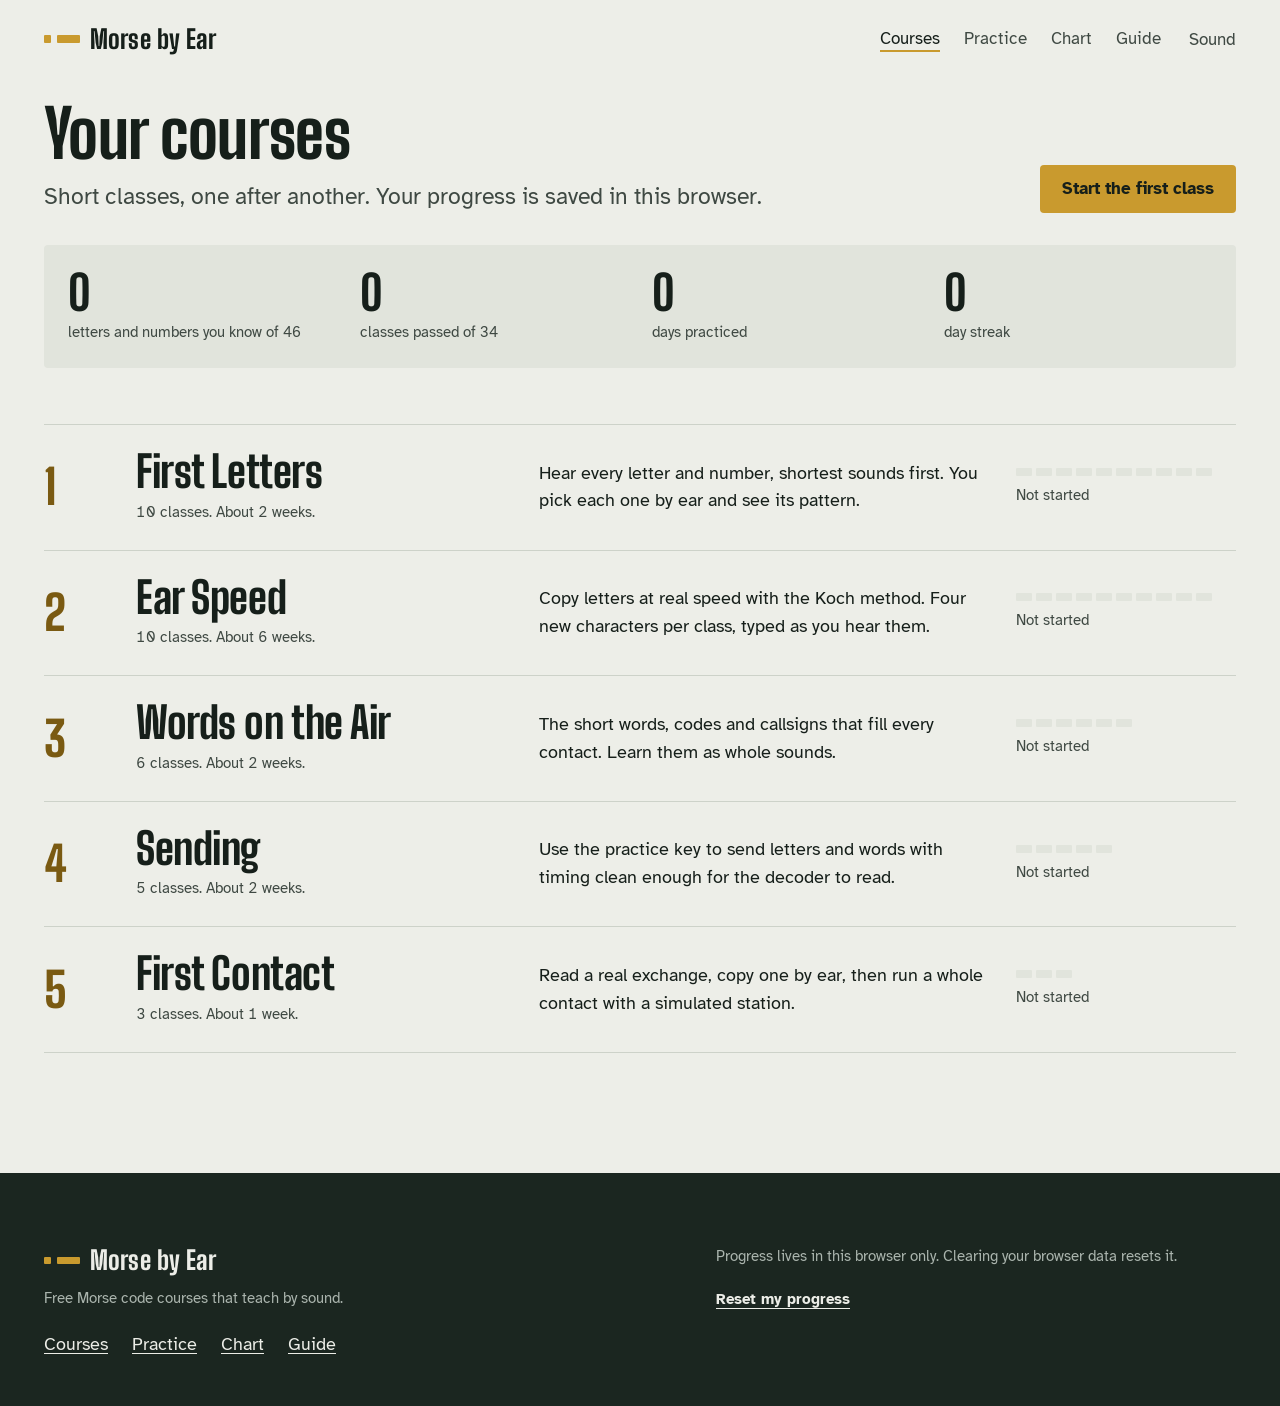
<file: learn.html>
<!doctype html>
<html lang="en">
<head>
<meta charset="utf-8">
<meta name="viewport" content="width=device-width,initial-scale=1,viewport-fit=cover">
<title>Courses, Morse by Ear</title>
<meta name="description" content="Five free Morse code courses: First Letters, Ear Speed, Words on the Air, Sending and First Contact. Short classes with quizzes, copy drills and a practice key.">
<link rel="canonical" href="https://jayyotatv.github.io/morse-by-ear/learn.html">
<meta property="og:title" content="Morse by Ear courses">
<meta property="og:description" content="Short classes from your first two letters to a full contact.">
<meta property="og:image" content="https://jayyotatv.github.io/morse-by-ear/assets/og.jpg">
<meta name="theme-color" content="#1B2620">
<link rel="manifest" href="manifest.webmanifest">
<link rel="icon" type="image/png" sizes="32x32" href="assets/favicon-32.png">
<link rel="apple-touch-icon" href="assets/apple-touch-icon.png">
<link rel="preconnect" href="https://fonts.googleapis.com">
<link rel="preconnect" href="https://fonts.gstatic.com" crossorigin>
<link rel="stylesheet" href="https://fonts.googleapis.com/css2?family=Atkinson+Hyperlegible:wght@400;700&family=Big+Shoulders+Display:wght@700;800&display=swap">
<link rel="stylesheet" href="assets/site.css">
<style>
.page{padding-block:24px 120px;display:grid;gap:56px}
.dash{display:grid;grid-template-columns:minmax(0,1fr) auto;gap:32px 48px;align-items:end}
.dash h1{font-size:var(--t-h)}
.stats{grid-column:1/-1;display:grid;grid-template-columns:repeat(4,minmax(0,1fr));gap:24px;background:var(--step);border-radius:var(--r);padding:24px}
.stats div{display:grid;gap:4px}
.stats b{font:800 48px/1 var(--display)}
.stats span{font-size:var(--t-s);color:var(--ink-2)}
@media (max-width:720px){.dash{grid-template-columns:1fr}.stats{grid-template-columns:repeat(2,minmax(0,1fr))}}

.cat{list-style:none;margin:0;padding:0;counter-reset:c}
.cat li{counter-increment:c}
.cat a{display:grid;grid-template-columns:64px minmax(0,1fr) minmax(0,1.2fr) minmax(0,220px);gap:12px 28px;align-items:center;padding-block:26px;text-decoration:none;border-top:1px solid var(--rule)}
.cat li:last-child a{border-bottom:1px solid var(--rule)}
.cat a::before{content:counter(c);font:800 48px/1 var(--display);color:var(--brass-text)}
.cat h2{font-size:clamp(32px,3.4vw,46px)}
.cat .meta{font-size:var(--t-s);color:var(--ink-2);margin-top:8px}
.cat a:hover h2{color:var(--brass-text)}
.prog{display:grid;gap:8px}
.prog .bar{display:flex;gap:4px;flex-wrap:wrap}
.prog .bar i{width:16px;height:8px;border-radius:1px;background:var(--step)}
.prog .bar i.d{background:var(--ink)}
.prog span{font-size:var(--t-s);color:var(--ink-2)}
@media (max-width:900px){.cat a{grid-template-columns:44px minmax(0,1fr)}.cat a::before{grid-row:span 3;align-self:start;font-size:38px}}

.back{display:inline-flex;align-items:center;gap:10px}
.chead{display:grid;gap:14px;margin-top:8px}
.chead h2{font-size:var(--t-h)}
.cbody{display:grid;grid-template-columns:minmax(0,280px) minmax(0,1fr);gap:32px;align-items:start;margin-top:40px}
.classes{list-style:none;margin:0;padding:0;display:grid;gap:2px;position:sticky;top:16px}
.classes button{all:unset;box-sizing:border-box;cursor:pointer;width:100%;display:grid;grid-template-columns:34px minmax(0,1fr);gap:2px 12px;padding:12px 14px;border-radius:var(--r);min-height:48px}
.classes button:hover{background:var(--step)}
.classes button:focus-visible{outline:3px solid var(--brass)}
.classes button[aria-current="true"]{background:var(--raised)}
.classes .n{font:800 24px/1 var(--display);color:var(--ink-2);grid-row:span 2}
.classes [aria-current="true"] .n{color:var(--brass-text)}
.classes .t{font-weight:700}
.classes .s{font-size:14px;color:var(--ink-2)}
.classes .s.ok{color:var(--ok);font-weight:700}
.player{background:var(--raised);border-radius:var(--r);padding:clamp(20px,3vw,36px);display:grid;gap:22px;min-width:0}
.player .tile{background:var(--step)}
.player .tile:hover{background:var(--rule)}
.player .tile.on{background:var(--brass)}
.player .tile.right{background:var(--ok)}
.player .tile.wrong{background:var(--bad)}
.player h3.ct{font:800 clamp(36px,4vw,54px)/.95 var(--display)}
.player .sub{font-size:var(--t-s);color:var(--ink-2)}
.player .part{display:grid;gap:14px;padding-top:22px;border-top:1px solid var(--rule)}
.player .part h4{margin:0;font-size:20px}
.nextbar{display:flex;gap:16px;align-items:center;flex-wrap:wrap;background:var(--step);border-radius:var(--r);padding:16px 18px}
@media (max-width:900px){
  .cbody{grid-template-columns:1fr}
  .classes{position:static;grid-auto-flow:column;grid-auto-columns:minmax(180px,1fr);overflow-x:auto;padding-bottom:6px}
}
.qso{list-style:none;margin:0;padding:0;display:grid;gap:4px}
.qso li{display:grid;grid-template-columns:auto minmax(0,1fr);gap:4px 16px;padding-block:14px;border-bottom:1px solid var(--rule)}
.qso li:last-child{border-bottom:0}
.qso .line{font-weight:700;letter-spacing:.05em;word-break:break-word}
.qso .mean{grid-column:2;color:var(--ink-2);font-size:var(--t-s)}
.fields{display:grid;grid-template-columns:repeat(2,minmax(0,1fr));gap:16px}
.fields input{width:100%}
@media (max-width:560px){.fields{grid-template-columns:1fr}}
.log{display:grid;gap:8px}
.log div{display:grid;grid-template-columns:90px minmax(0,1fr);gap:12px;font-size:16px}
.log b{color:var(--ink-2);font-weight:700}
.log span{font-weight:700;letter-spacing:.04em;word-break:break-word}
</style>
</head>
<body>
<a class="skip" href="#main">Skip to content</a>
<header class="nav"><div class="frame">
  <a class="word" href="./"><span class="glyph" aria-hidden="true"><i></i><i class="d"></i></span>Morse by Ear</a>
  <nav class="links" aria-label="Main"><a href="learn.html" aria-current="page">Courses</a><a href="practice.html">Practice</a><a href="chart.html">Chart</a><a href="guide.html">Guide</a></nav>
  <button class="sound-btn" type="button">Sound</button>
</div></header>

<main id="main" class="frame page">
  <section class="dash" aria-labelledby="dashTitle">
    <div>
      <h1 id="dashTitle">Your courses</h1>
      <p class="lead" style="margin-top:14px">Short classes, one after another. Your progress is saved in this browser.</p>
    </div>
    <a class="btn" id="continue" href="#first-letters/1">Start the first class</a>
    <div class="stats" id="stats"></div>
  </section>

  <section id="catalog" aria-label="All courses">
    <ol class="cat" id="cat"></ol>
  </section>

  <section id="course" hidden>
    <a class="textlink back" href="#"><span aria-hidden="true">←</span> All courses</a>
    <div class="chead"><h2 id="cTitle"></h2><p class="lead" id="cBlurb"></p></div>
    <div class="cbody">
      <ol class="classes" id="classList" aria-label="Classes"></ol>
      <div class="player" id="player" aria-live="polite"></div>
    </div>
  </section>
</main>

<footer class="foot">
  <div class="frame">
    <div>
      <a class="word" href="./"><span class="glyph" aria-hidden="true"><i></i><i class="d"></i></span>Morse by Ear</a>
      <p class="small" style="margin-top:14px">Free Morse code courses that teach by sound.</p>
      <nav aria-label="Footer"><a href="learn.html">Courses</a><a href="practice.html">Practice</a><a href="chart.html">Chart</a><a href="guide.html">Guide</a></nav>
    </div>
    <div><p class="small">Progress lives in this browser only. Clearing your browser data resets it.</p><p class="small" style="margin-top:12px"><button class="textlink" type="button" id="reset" style="color:var(--field-ink);font-size:15px">Reset my progress</button></p></div>
  </div>
</footer>

<script src="assets/morse.js"></script>
<script src="assets/courses.js"></script>
<script src="assets/learn.js"></script>
</body>
</html>
</file>
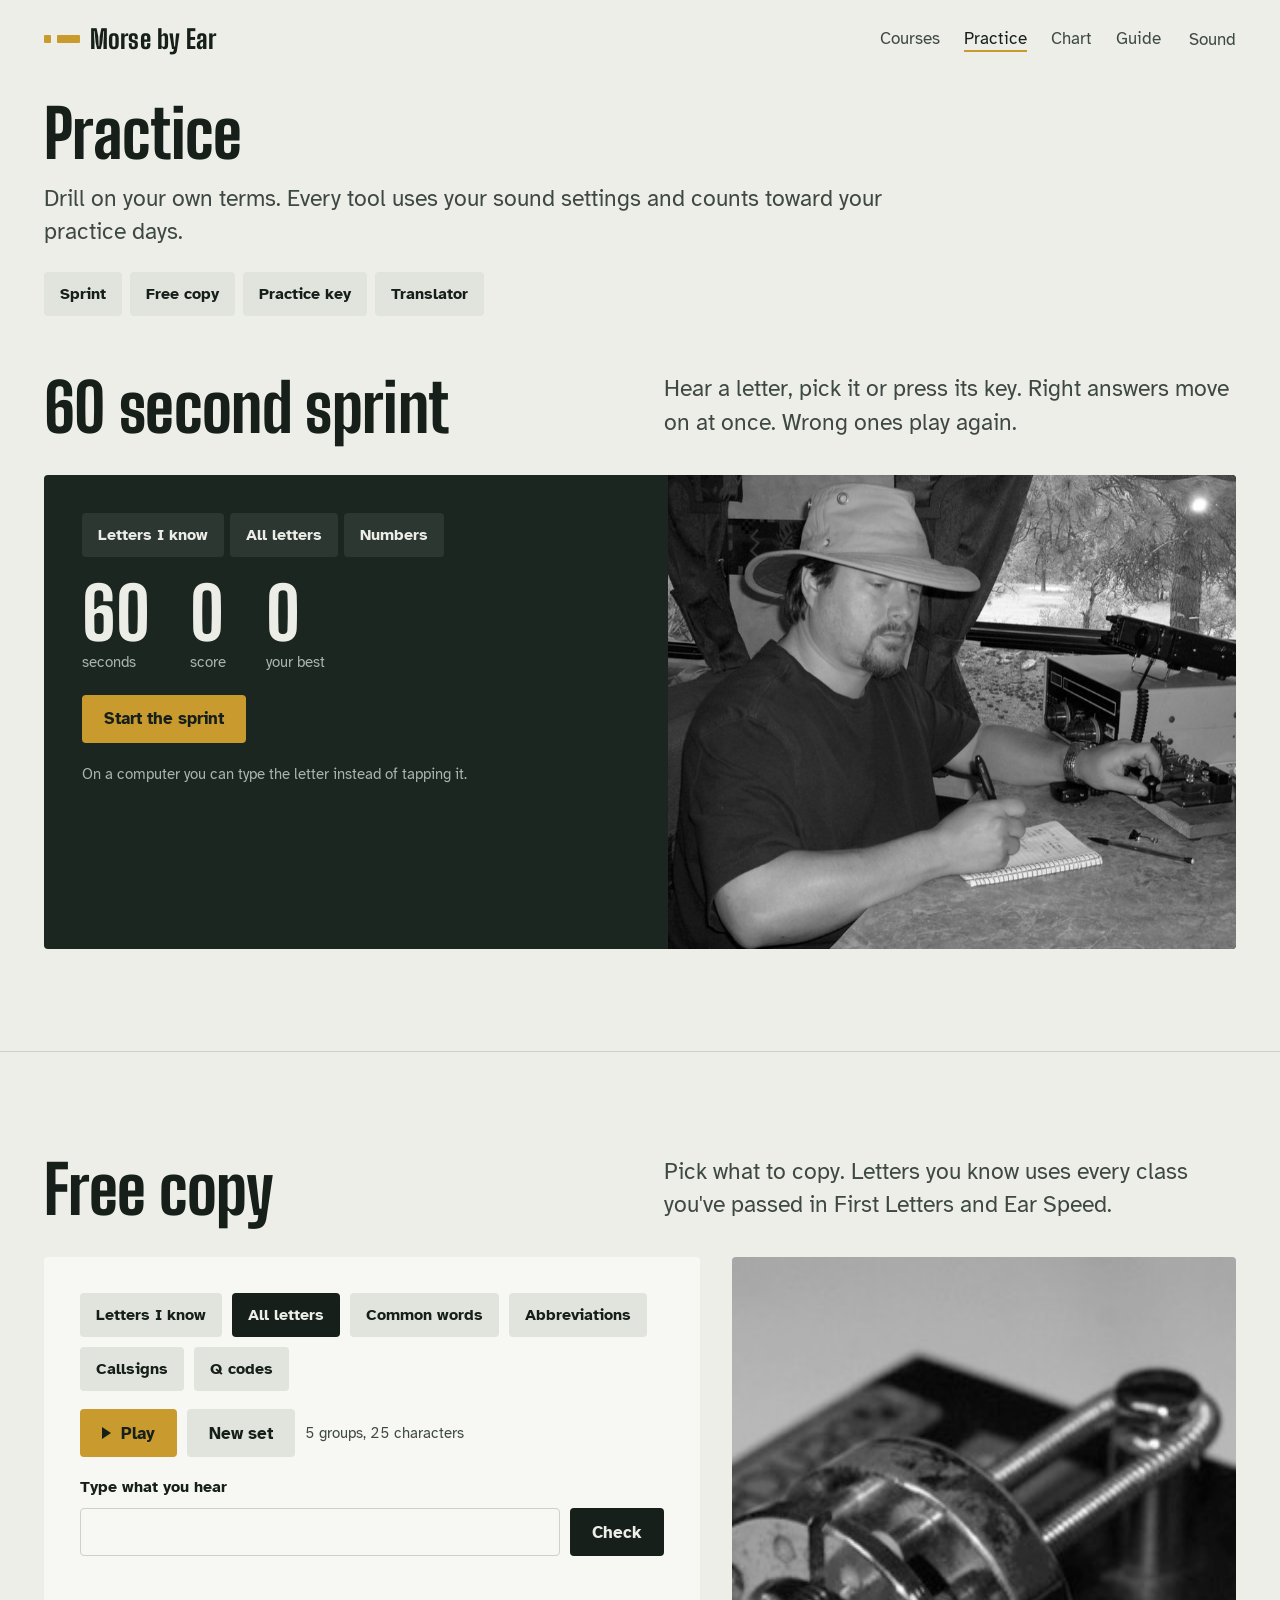
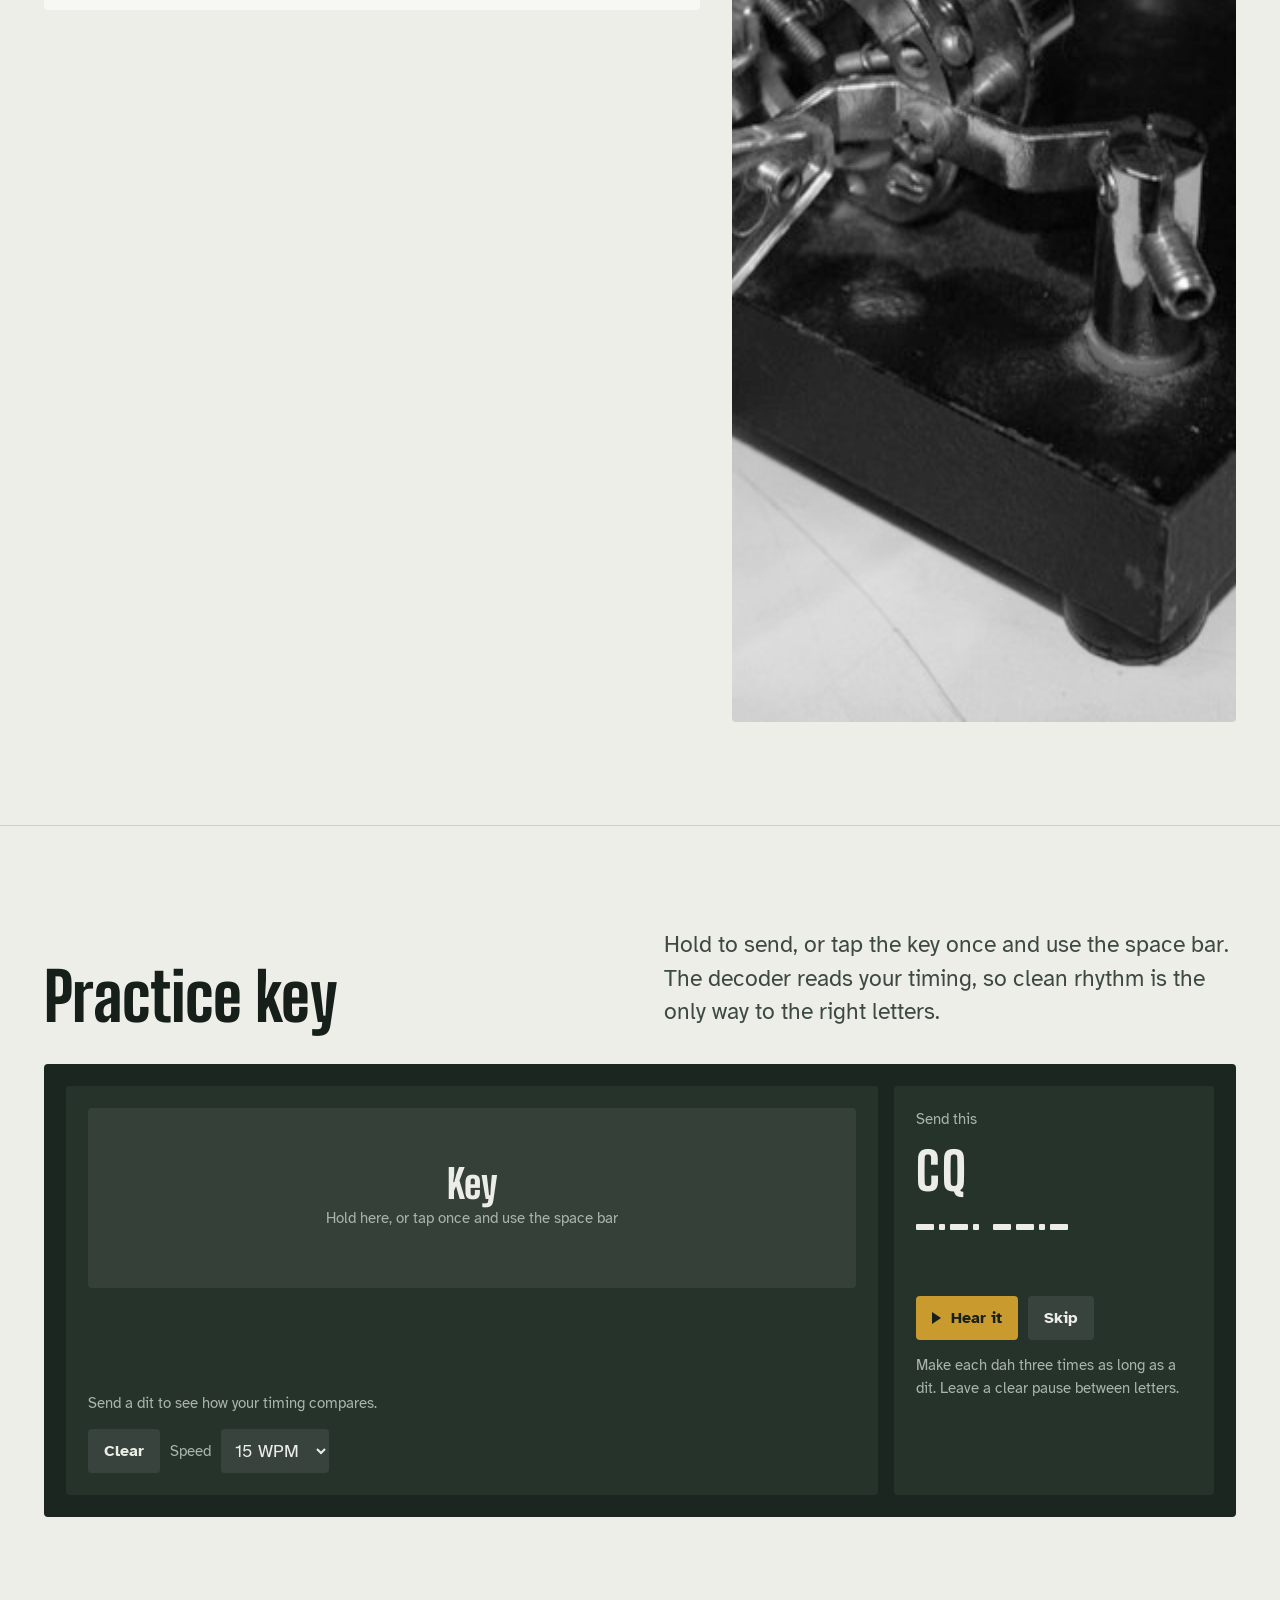
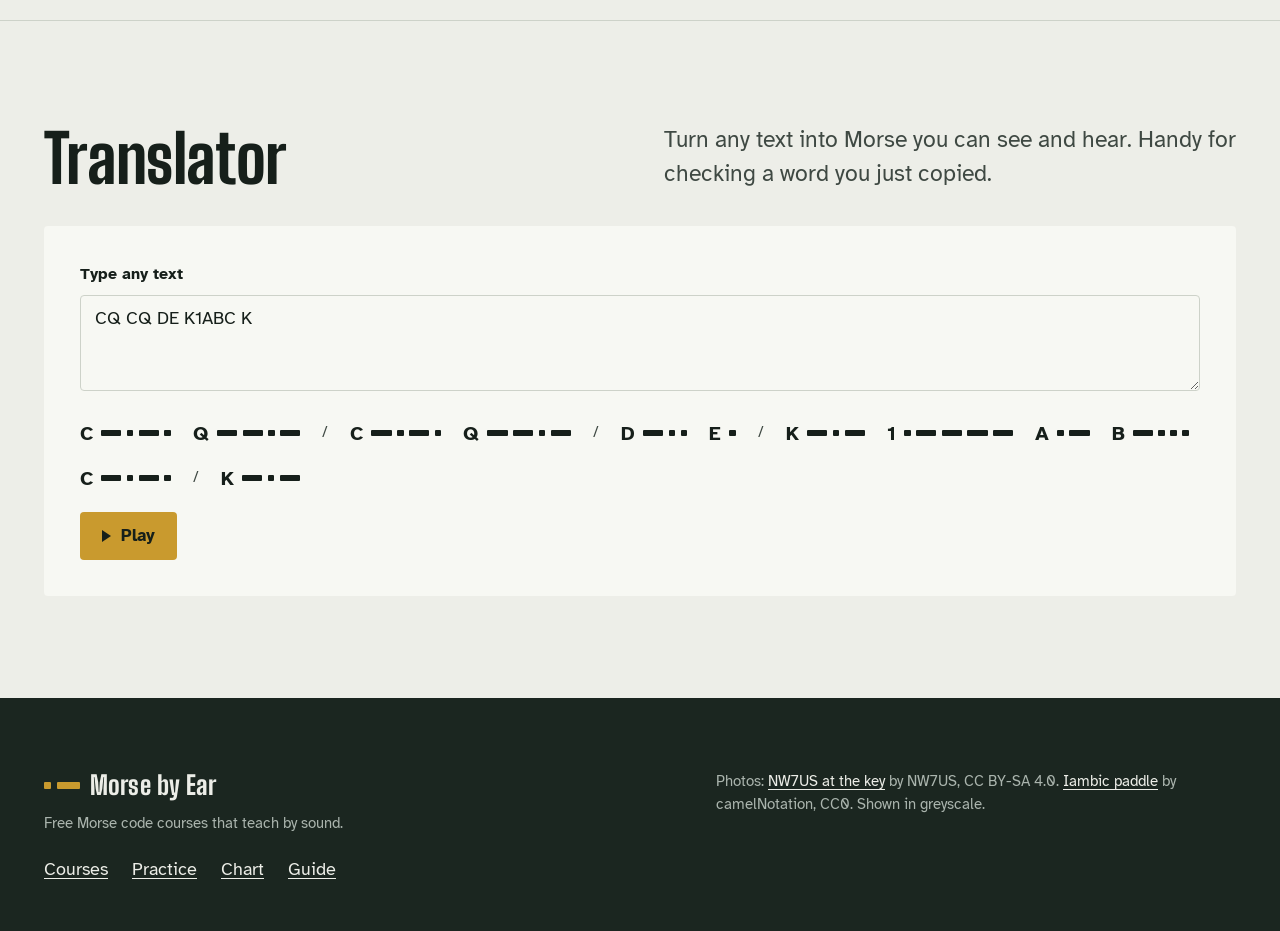
<file: practice.html>
<!doctype html>
<html lang="en">
<head>
<meta charset="utf-8">
<meta name="viewport" content="width=device-width,initial-scale=1,viewport-fit=cover">
<title>Practice, Morse by Ear</title>
<meta name="description" content="Free Morse code practice: a 60 second letter sprint, copy drills for groups, words and callsigns, a practice key that decodes your sending, and a text to Morse translator.">
<link rel="canonical" href="https://jayyotatv.github.io/morse-by-ear/practice.html">
<meta property="og:title" content="Morse by Ear practice">
<meta property="og:image" content="https://jayyotatv.github.io/morse-by-ear/assets/og.jpg">
<meta name="theme-color" content="#1B2620">
<link rel="manifest" href="manifest.webmanifest">
<link rel="icon" type="image/png" sizes="32x32" href="assets/favicon-32.png">
<link rel="apple-touch-icon" href="assets/apple-touch-icon.png">
<link rel="preconnect" href="https://fonts.googleapis.com">
<link rel="preconnect" href="https://fonts.gstatic.com" crossorigin>
<link rel="stylesheet" href="https://fonts.googleapis.com/css2?family=Atkinson+Hyperlegible:wght@400;700&family=Big+Shoulders+Display:wght@700;800&display=swap">
<link rel="stylesheet" href="assets/site.css">
<style>
.top{padding-block:24px 56px;display:grid;gap:16px}
.top h1{font-size:var(--t-h)}
.jump{display:flex;gap:8px;flex-wrap:wrap;margin-top:8px}
.tool{padding-block:clamp(64px,8vw,112px)}
.tool + .tool{border-top:1px solid var(--rule)}
.tool-head{display:grid;grid-template-columns:minmax(0,1fr) minmax(0,1fr);gap:16px 48px;align-items:end;margin-bottom:36px}
@media (max-width:820px){.tool-head{grid-template-columns:1fr}}

.sprint{background:var(--field);color:var(--field-ink);border-radius:var(--r);display:grid;grid-template-columns:minmax(0,1.1fr) minmax(0,1fr);overflow:hidden}
.sprint-play{padding:clamp(22px,3vw,40px);display:grid;gap:20px;align-content:start}
.sprint .clock{display:flex;gap:40px;flex-wrap:wrap}
.sprint .clock div{display:grid;gap:2px}
.sprint .clock b{font:800 72px/1 var(--display)}
.sprint .clock span{font-size:var(--t-s);color:var(--field-2)}
.sprint .tile{background:#ffffff12;color:var(--field-ink)}
.sprint .tile:hover{background:#ffffff22}
.sprint .tile.right{background:var(--ok)}
.sprint .tile.wrong{background:var(--bad)}
.sprint .seg{display:flex;gap:6px;flex-wrap:wrap}
.sprint .btn.plain{background:#ffffff14;color:var(--field-ink)}
.sprint .small{color:var(--field-2)}
.sprint figure{margin:0;min-height:100%}
.sprint figure img{width:100%;height:100%;object-fit:cover}
@media (max-width:900px){.sprint{grid-template-columns:1fr}.sprint figure{order:-1;aspect-ratio:3/2}}

.panel{background:var(--raised);border-radius:var(--r);padding:clamp(20px,3vw,36px)}
.split{display:grid;grid-template-columns:minmax(0,1.3fr) minmax(0,1fr);gap:32px;align-items:start}
.split figure{margin:0}
.split figure img{width:100%;aspect-ratio:4/3;object-fit:cover;border-radius:var(--r)}
@media (max-width:900px){.split{grid-template-columns:1fr}}
.field-wrap{background:var(--field);border-radius:var(--r);padding:clamp(14px,2vw,22px)}
</style>
</head>
<body>
<a class="skip" href="#main">Skip to content</a>
<header class="nav"><div class="frame">
  <a class="word" href="./"><span class="glyph" aria-hidden="true"><i></i><i class="d"></i></span>Morse by Ear</a>
  <nav class="links" aria-label="Main"><a href="learn.html">Courses</a><a href="practice.html" aria-current="page">Practice</a><a href="chart.html">Chart</a><a href="guide.html">Guide</a></nav>
  <button class="sound-btn" type="button">Sound</button>
</div></header>

<main id="main">
  <div class="frame top">
    <h1>Practice</h1>
    <p class="lead">Drill on your own terms. Every tool uses your sound settings and counts toward your practice days.</p>
    <div class="jump"><a class="btn sm plain" href="#sprint">Sprint</a><a class="btn sm plain" href="#copy">Free copy</a><a class="btn sm plain" href="#key">Practice key</a><a class="btn sm plain" href="#translate">Translator</a></div>
  </div>

  <section class="frame tool" id="sprint" style="padding-top:0">
    <div class="tool-head"><h2>60 second sprint</h2><p class="lead">Hear a letter, pick it or press its key. Right answers move on at once. Wrong ones play again.</p></div>
    <div class="sprint">
      <div class="sprint-play" id="sprintRoot"></div>
      <figure><img src="assets/img/nw7us-800.jpg" srcset="assets/img/nw7us-800.jpg 800w, assets/img/nw7us.jpg 1600w" sizes="(max-width:900px) 100vw, 45vw" width="1600" height="1337" alt="Amateur radio operator NW7US copying Morse by hand at his station" loading="lazy"></figure>
    </div>
  </section>

  <section class="frame tool" id="copy">
    <div class="tool-head"><h2>Free copy</h2><p class="lead">Pick what to copy. Letters you know uses every class you've passed in First Letters and Ear Speed.</p></div>
    <div class="split">
      <div class="panel work"><div class="row" id="copySeg" role="group" aria-label="What to copy"></div><div id="copyRoot"></div></div>
      <figure><img src="assets/img/paddle-800.jpg" srcset="assets/img/paddle-800.jpg 800w, assets/img/paddle.jpg 1600w" sizes="(max-width:900px) 100vw, 40vw" width="1600" height="1065" alt="An iambic paddle key with clear plastic finger pieces" loading="lazy"></figure>
    </div>
  </section>

  <section class="frame tool" id="key">
    <div class="tool-head"><h2>Practice key</h2><p class="lead">Hold to send, or tap the key once and use the space bar. The decoder reads your timing, so clean rhythm is the only way to the right letters.</p></div>
    <div class="field-wrap"><div id="keyRoot"></div></div>
  </section>

  <section class="frame tool" id="translate">
    <div class="tool-head"><h2>Translator</h2><p class="lead">Turn any text into Morse you can see and hear. Handy for checking a word you just copied.</p></div>
    <div class="panel" id="txRoot"></div>
  </section>
</main>

<footer class="foot">
  <div class="frame">
    <div>
      <a class="word" href="./"><span class="glyph" aria-hidden="true"><i></i><i class="d"></i></span>Morse by Ear</a>
      <p class="small" style="margin-top:14px">Free Morse code courses that teach by sound.</p>
      <nav aria-label="Footer"><a href="learn.html">Courses</a><a href="practice.html">Practice</a><a href="chart.html">Chart</a><a href="guide.html">Guide</a></nav>
    </div>
    <div><p class="small">Photos: <a href="https://commons.wikimedia.org/wiki/File:NW7US_at_the_Morse-code_Key.jpg">NW7US at the key</a> by NW7US, CC BY-SA 4.0. <a href="https://commons.wikimedia.org/wiki/File:Bencher_BY-1_Iambic_Paddle.JPG">Iambic paddle</a> by camelNotation, CC0. Shown in greyscale.</p></div>
  </div>
</footer>

<script src="assets/morse.js"></script>
<script src="assets/courses.js"></script>
<script src="assets/practice.js"></script>
</body>
</html>
</file>
<file: assets/site.css>
/* Morse by Ear design system.
   Idea: the telegraph's paper tape is the interface. Letters, lessons and progress are drawn as real-timed marks.
   Ground is stone, ink is green-black, brass is the one accent (actions only). Depth by tone steps, no resting shadows.
   Photos are archival and all greyscale. Display: Big Shoulders Display. Text: Atkinson Hyperlegible. */
:root{
  --ground:#EDEEE8; --step:#E1E4DC; --raised:#F7F8F3; --ink:#161F1A; --ink-2:#3F4943;
  --brass:#C99A2E; --on-brass:#161F1A; --brass-text:#7A5A12;
  --field:#1B2620; --field-step:#26332B; --field-ink:#ECEDE7; --field-2:#AAB4AD;
  --ok:#2E7A4C; --bad:#B13A2E; --rule:#CDD2C9;
  --display:"Big Shoulders Display","Arial Narrow",Impact,sans-serif;
  --text:"Atkinson Hyperlegible","Segoe UI",system-ui,-apple-system,sans-serif;
  --t-s:15px; --t-b:18px; --t-l:23px; --t-h:clamp(38px,5.2vw,68px); --t-xl:clamp(58px,9.4vw,136px);
  --gut:max(clamp(16px,4vw,44px),env(safe-area-inset-left,0px));
  --gut-r:max(clamp(16px,4vw,44px),env(safe-area-inset-right,0px));
  --sec:clamp(80px,11vw,160px);
  --r:4px;
  --ease:cubic-bezier(0.22,1,0.36,1);
  color-scheme:light;
}
@media (prefers-color-scheme:dark){
  :root:not([data-theme="light"]){
    --ground:#111714; --step:#1A221D; --raised:#212A24; --ink:#E7E9E3; --ink-2:#AEB7B0;
    --brass:#D4A845; --on-brass:#161F1A; --brass-text:#E2BC63;
    --field:#0A0F0C; --field-step:#18211B; --field-ink:#E7E9E3; --field-2:#97A29A;
    --ok:#63BD87; --bad:#E8796E; --rule:#2C3630; color-scheme:dark;
  }
}
:root[data-theme="dark"]{
  --ground:#111714; --step:#1A221D; --raised:#212A24; --ink:#E7E9E3; --ink-2:#AEB7B0;
  --brass:#D4A845; --on-brass:#161F1A; --brass-text:#E2BC63;
  --field:#0A0F0C; --field-step:#18211B; --field-ink:#E7E9E3; --field-2:#97A29A;
  --ok:#63BD87; --bad:#E8796E; --rule:#2C3630; color-scheme:dark;
}
*,*::before,*::after{box-sizing:border-box}
html{-webkit-text-size-adjust:100%;scroll-behavior:smooth}
body{margin:0;background:var(--ground);color:var(--ink);font:400 var(--t-b)/1.55 var(--text);-webkit-font-smoothing:antialiased;padding-bottom:env(safe-area-inset-bottom,0px)}
img{max-width:100%;display:block}
[hidden]{display:none!important}
h1,h2,h3{font-family:var(--display);font-weight:800;line-height:.95;letter-spacing:-.01em;margin:0;text-wrap:balance}
h1{font-size:var(--t-xl)}
h2{font-size:var(--t-h)}
h3{font-size:var(--t-l);font-family:var(--text);font-weight:700;line-height:1.25;letter-spacing:0}
p{margin:0;max-width:62ch;text-wrap:pretty}
a{color:inherit;text-decoration-thickness:1px;text-underline-offset:3px}
a:hover{text-decoration-thickness:2px}
:focus-visible{outline:3px solid var(--brass);outline-offset:2px}
.num{font-variant-numeric:tabular-nums}
.frame{max-width:1320px;margin:0 auto;padding-left:var(--gut);padding-right:var(--gut-r)}
.lead{font-size:var(--t-l);line-height:1.45;color:var(--ink-2)}
.small{font-size:var(--t-s);color:var(--ink-2)}
.sr{position:absolute;width:1px;height:1px;overflow:hidden;clip:rect(0 0 0 0);white-space:nowrap}
.skip{position:absolute;left:-999px;top:8px;background:var(--brass);color:var(--on-brass);padding:10px 14px;border-radius:var(--r);z-index:20}
.skip:focus{left:16px}

/* nav */
.nav{padding-block:16px;padding-top:max(16px,env(safe-area-inset-top,0px))}
.nav .frame{display:flex;align-items:center;gap:28px}
.word{font:800 26px/1 var(--display);letter-spacing:.01em;text-decoration:none;white-space:nowrap;display:inline-flex;align-items:center;gap:10px}
.word .glyph{font-size:22px;color:var(--brass)}
.links{display:flex;gap:24px;margin-left:auto;align-items:center}
.links a{text-decoration:none;font-size:17px;padding-block:10px;color:var(--ink-2)}
.links a:hover,.links a[aria-current="page"]{color:var(--ink)}
.links a[aria-current="page"]{text-decoration:underline;text-decoration-thickness:2px;text-underline-offset:6px;text-decoration-color:var(--brass)}
@media (max-width:640px){
  .nav .frame{flex-wrap:wrap;gap:4px 16px}
  .links{order:3;width:100%;margin-left:0;gap:20px;overflow-x:auto;scrollbar-width:none}
  .nav .sound-btn{margin-left:auto}
}

/* buttons */
.btn{appearance:none;border:0;cursor:pointer;display:inline-flex;align-items:center;justify-content:center;gap:10px;min-height:48px;padding:0 22px;border-radius:var(--r);background:var(--brass);color:var(--on-brass);font:700 17px/1 var(--text);text-decoration:none;white-space:nowrap;transition:filter .18s ease,transform .14s var(--ease)}
.btn:hover{filter:brightness(1.07)}
.btn:active{transform:scale(.97)}
.btn.ink{background:var(--ink);color:var(--ground)}
.btn.plain{background:var(--step);color:var(--ink)}
.btn.sm{min-height:44px;padding:0 16px;font-size:16px}
.btn[aria-pressed="true"]{background:var(--ink);color:var(--ground)}
.btn[disabled]{opacity:.45;cursor:default}
.tri{width:0;height:0;border-left:9px solid currentColor;border-top:6px solid transparent;border-bottom:6px solid transparent;flex:none}
.sq{width:10px;height:10px;background:currentColor;flex:none}
.textlink{background:none;border:0;padding:10px 0;cursor:pointer;font:700 17px var(--text);color:var(--ink);text-decoration:underline;text-underline-offset:4px}
.sound-btn{background:none;border:0;cursor:pointer;font:400 17px var(--text);color:var(--ink-2);display:inline-flex;align-items:center;gap:8px;padding:10px 0}
.sound-btn:hover{color:var(--ink)}

/* morse glyph: marks drawn to proportion */
.glyph{display:inline-flex;align-items:center;gap:.26em;vertical-align:middle}
.glyph i{display:block;width:.34em;height:.34em;border-radius:1px;background:currentColor}
.glyph i.d{width:1.02em}

/* tape */
.tape-scroll{overflow-x:auto;overflow-y:hidden;scrollbar-width:thin}
.tape{position:relative;height:66px;flex:none}
.tape .m{position:absolute;top:24px;height:12px;background:var(--ink);border-radius:1px}
.tape .lbl{position:absolute;top:0;font:700 14px/1 var(--text);color:var(--ink-2)}
.tape .tick{position:absolute;top:42px;width:1px;height:6px;background:var(--ink-2);opacity:.5}
.tape .tn{position:absolute;top:50px;font:400 11px/1 var(--text);color:var(--ink-2);transform:translateX(-50%)}
.tape .head{position:absolute;top:16px;width:2px;height:28px;background:var(--brass);left:0;opacity:0}
.tape.run .head{opacity:1}

/* letter tiles */
.pad{display:flex;flex-wrap:wrap;gap:8px}
.tile{all:unset;box-sizing:border-box;cursor:pointer;min-width:76px;min-height:80px;padding:12px 10px;border-radius:var(--r);background:var(--raised);display:grid;justify-items:center;align-content:center;gap:10px;transition:background .18s ease}
.tile:hover{background:var(--step)}
.tile:focus-visible{outline:3px solid var(--brass);outline-offset:2px}
.tile b{font:800 32px/1 var(--display)}
.tile .glyph{font-size:16px;color:var(--ink-2)}
.tile.on{background:var(--brass);color:var(--on-brass)}
.tile.on .glyph{color:var(--on-brass)}
.tile.right{background:var(--ok);color:var(--ground)}
.tile.wrong{background:var(--bad);color:var(--ground)}
.tile.slim{min-width:60px;min-height:60px}

/* forms */
label.f{display:block;font-weight:700;font-size:16px;margin-bottom:8px}
input[type=text],textarea,select{font:400 18px var(--text);color:var(--ink);background:var(--raised);border:1px solid var(--rule);border-radius:var(--r);padding:11px 14px;min-height:48px}
input[type=text].caps{text-transform:uppercase;letter-spacing:.06em;font-weight:700}
textarea{width:100%;min-height:96px;resize:vertical}
input[type=range]{width:100%;accent-color:var(--brass)}

/* drill + quiz */
.work{display:grid;gap:18px}
.row{display:flex;gap:10px;flex-wrap:wrap;align-items:center}
.entry{display:flex;gap:10px;flex-wrap:wrap}
.entry input{flex:1 1 240px;min-width:0}
.score{font-weight:700}
.score.pass{color:var(--ok)}
.score.fail{color:var(--bad)}
.copyline{font:700 20px/1.6 var(--text);letter-spacing:.06em;display:flex;flex-wrap:wrap;gap:4px 18px}
.copyline .ok{color:var(--ok)}
.copyline .no{color:var(--bad);text-decoration:underline;text-decoration-thickness:2px}
.fb{font-weight:700;min-height:1.6em}
.fb.ok{color:var(--ok)}
.fb.no{color:var(--bad)}
.meter{display:flex;gap:4px;flex-wrap:wrap}
.meter i{width:18px;height:6px;border-radius:1px;background:var(--step)}
.meter i.ok{background:var(--ok)}
.meter i.no{background:var(--bad)}

/* keyer */
.keyer{display:grid;grid-template-columns:minmax(0,1fr) minmax(0,320px);gap:16px}
@media (max-width:820px){.keyer{grid-template-columns:1fr}}
.keyer .side,.keyer .main{background:var(--field-step);color:var(--field-ink);border-radius:var(--r);padding:22px;display:grid;gap:14px;align-content:start;min-width:0}
.paddle{all:unset;box-sizing:border-box;cursor:pointer;width:100%;height:180px;border-radius:var(--r);background:#ffffff10;display:grid;place-items:center;text-align:center;user-select:none;-webkit-user-select:none;touch-action:none;-webkit-touch-callout:none}
.paddle b{font:800 40px/1 var(--display);display:block}
.paddle span{font-size:15px;color:var(--field-2)}
.paddle.down{background:var(--brass);color:var(--on-brass)}
.paddle.down span{color:inherit}
.kout{font:700 28px/1.35 var(--text);min-height:40px;word-break:break-all;letter-spacing:.06em}
.kout .cur{color:var(--brass)}
.ktape{display:flex;align-items:center;height:22px;overflow:hidden;justify-content:flex-end}
.ktape i{flex:none;height:10px;background:var(--field-ink);border-radius:1px}
.ktape u{flex:none;height:10px}
.ktape s{flex:none;width:2px;height:22px;background:var(--brass);margin:0 3px}
.kstat{font-size:15px;color:var(--field-2)}
.ktarget{font:800 52px/1 var(--display);letter-spacing:.03em}
.keyer .fb.ok{color:#7AD39E}
.keyer .fb.no{color:#F2958B}
.keyer .btn.plain{background:#ffffff14;color:var(--field-ink)}
.keyer select{background:#ffffff14;color:var(--field-ink);border:0;min-height:44px;padding:8px 10px}
.keyer select option{color:#161F1A}

/* sound dialog */
dialog.sound{border:0;border-radius:var(--r);padding:0;background:var(--raised);color:var(--ink);width:min(520px,calc(100vw - 32px));box-shadow:0 20px 60px rgba(0,0,0,.25)}
dialog.sound::backdrop{background:rgba(10,15,12,.45)}
dialog.sound form{padding:26px;display:grid;gap:20px}
dialog.sound .sl{display:grid;gap:6px}
dialog.sound .sl div{display:flex;justify-content:space-between;gap:12px;font-size:16px}
dialog.sound output{font-weight:700;font-variant-numeric:tabular-nums}
dialog.sound h2{font-size:40px}

/* tables */
.tbl{overflow-x:auto}
table{border-collapse:collapse;width:100%;font-size:17px}
th{text-align:left;font-size:15px;color:var(--ink-2);font-weight:700;padding:10px 16px 10px 0;border-bottom:1px solid var(--rule)}
td{padding:12px 16px 12px 0;border-bottom:1px solid var(--rule);vertical-align:top}
tr:last-child td{border-bottom:0}

/* footer */
.foot{background:var(--field);color:var(--field-ink);padding-block:72px 48px}
.foot .frame{display:grid;grid-template-columns:minmax(0,1.2fr) minmax(0,1fr);gap:48px}
.foot a{color:var(--field-ink)}
.foot .small{color:var(--field-2)}
.foot nav{display:flex;flex-wrap:wrap;gap:12px 24px;margin-top:20px}
.foot ul{list-style:none;margin:12px 0 0;padding:0;display:grid;gap:6px}
@media (max-width:820px){.foot .frame{grid-template-columns:1fr}}

/* motion */
@media (prefers-reduced-motion:reduce){*{transition:none!important;animation:none!important;scroll-behavior:auto!important}.tape .head{display:none}}
</file>
